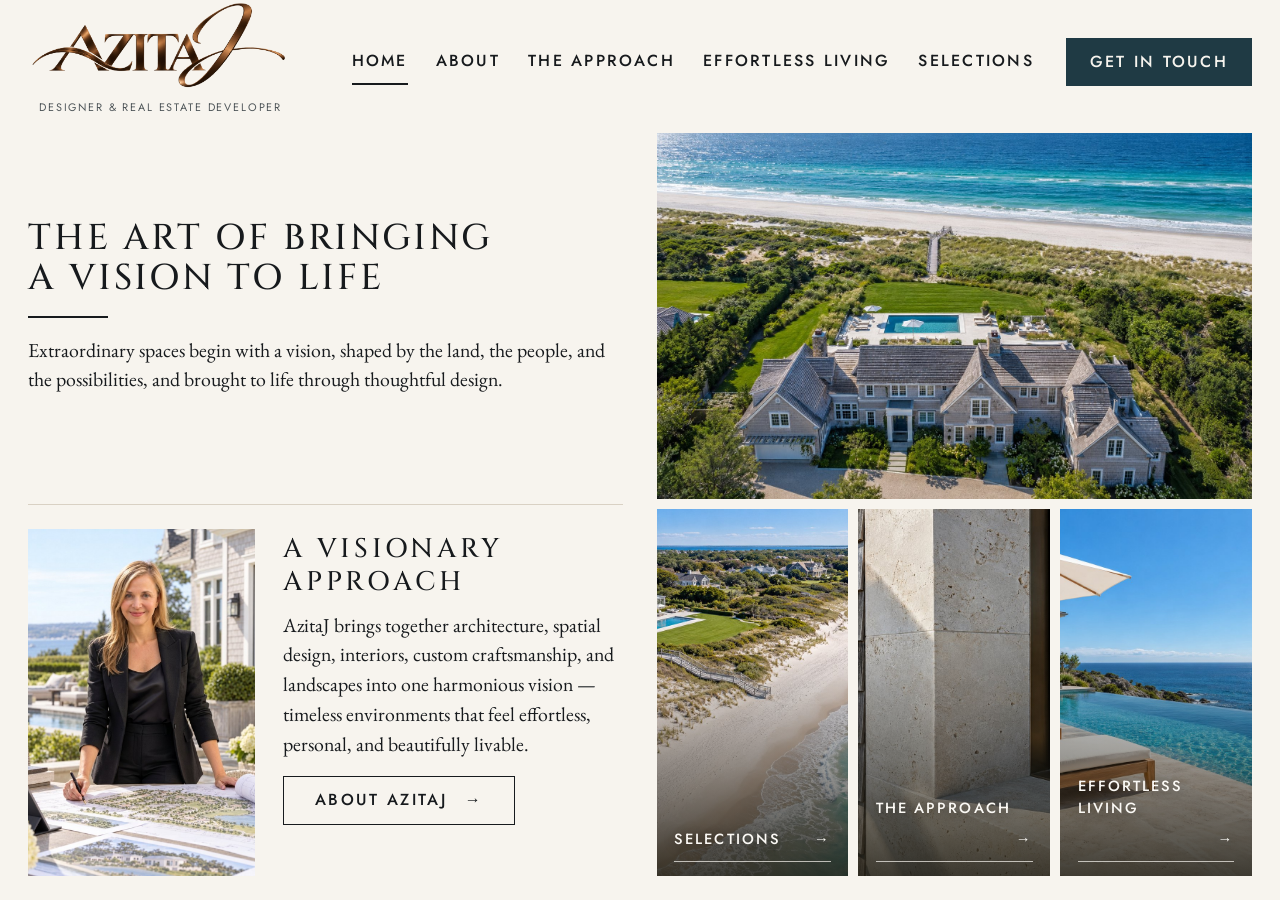
<file: index.html>
<!doctype html>
<html lang="en">
<head>
  <meta charset="utf-8">
  <meta name="viewport" content="width=device-width, initial-scale=1, viewport-fit=cover">
  <title>AzitaJ | Designer &amp; Real Estate Developer</title>
  <meta name="description" content="AzitaJ is a designer and real estate developer with decades of experience crafting luxury residential and commercial properties, blending architectural vision, craftsmanship, and practical design.">
  <link rel="canonical" href="https://azitaj.com/">
  <meta name="application-name" content="AzitaJ">
  <meta name="apple-mobile-web-app-title" content="AzitaJ">
  <meta property="og:site_name" content="AzitaJ">
  <meta property="og:locale" content="en_US">
  <meta property="og:type" content="website">
  <meta property="og:title" content="AzitaJ | Designer &amp; Real Estate Developer">
  <meta property="og:description" content="AzitaJ is a designer and real estate developer with decades of experience crafting luxury residential and commercial properties, blending architectural vision, craftsmanship, and practical design.">
  <meta property="og:url" content="https://azitaj.com/">
  <meta property="og:image" content="https://azitaj.com/assets/img/share-card.jpg">
  <meta property="og:image:width" content="1200">
  <meta property="og:image:height" content="630">
  <meta property="og:image:alt" content="AzitaJ: The art of bringing a vision to life">
  <meta name="twitter:card" content="summary_large_image">
  <link rel="icon" href="favicon.ico" sizes="48x48">
  <link rel="icon" type="image/png" sizes="32x32" href="assets/logo/favicon-32.png?v=20261030">
  <link rel="icon" type="image/png" sizes="192x192" href="assets/logo/favicon-192.png?v=20261111">
  <link rel="apple-touch-icon" href="assets/logo/favicon-180.png?v=20261030">
  <link rel="preconnect" href="https://fonts.googleapis.com">
  <link rel="preconnect" href="https://fonts.gstatic.com" crossorigin>
  <link rel="stylesheet" href="css/theme.css?v=20261030">
  <link rel="stylesheet" href="css/styles.css?v=20261112">
  <script type="application/ld+json">
  {
    "@context": "https://schema.org",
    "@graph": [
      {
        "@type": "WebSite",
        "@id": "https://azitaj.com/#website",
        "url": "https://azitaj.com/",
        "name": "AzitaJ",
        "alternateName": [
          "Azita J",
          "AzitaJ.com"
        ],
        "description": "The official website of AzitaJ, designer and real estate developer.",
        "inLanguage": "en-US",
        "publisher": {
          "@id": "https://azitaj.com/#person"
        }
      },
      {
        "@type": "Person",
        "@id": "https://azitaj.com/#person",
        "name": "AzitaJ",
        "alternateName": "Azita J",
        "jobTitle": "Designer and Real Estate Developer",
        "description": "AzitaJ is a designer and real estate developer with decades of experience crafting luxury residential and commercial properties. Her work blends a distinct architectural vision and custom craftsmanship. Her design approach emphasizes architectural vision, the individual character of each property, craftsmanship, functionality and lasting design.",
        "url": "https://azitaj.com/",
        "email": "info@azitaj.com",
        "telephone": "+1-516-660-9100",
        "knowsAbout": [
          "Interior design",
          "Architectural planning",
          "Real estate development",
          "Property management",
          "Luxury residential properties",
          "Luxury commercial properties"
        ],
        "mainEntityOfPage": "https://azitaj.com/profile"
      },
      {
        "@type": "WebPage",
        "@id": "https://azitaj.com/#webpage",
        "url": "https://azitaj.com/",
        "name": "AzitaJ | Designer & Real Estate Developer",
        "description": "AzitaJ is a designer and real estate developer with decades of experience crafting luxury residential and commercial properties, blending architectural vision, craftsmanship, and practical design.",
        "inLanguage": "en-US",
        "isPartOf": {
          "@id": "https://azitaj.com/#website"
        },
        "about": {
          "@id": "https://azitaj.com/#person"
        }
      }
    ]
  }
  </script>
</head>
<body class="page-home">

  <a class="skip-link" href="#main">Skip to content</a>

  <header class="site-header">
    <div class="wrap header-inner">
      <div class="brand-block">
        <a class="brand brand-image" href="index.html" aria-label="AzitaJ home">
          <img src="assets/logo/azita-j-bronze.png?v=20261030" width="1960" height="700" alt="AzitaJ">
        </a>
        <p class="brand-sub">Designer &amp; Real Estate Developer</p>
      </div>
      <nav class="nav" aria-label="Main">
        <a href="index.html" class="is-current" aria-current="page">Home</a>
        <a href="about.html">About</a>
        <a href="approach.html">The Approach</a>
        <a href="living.html">Effortless Living</a>
        <a href="selections.html">Selections</a>
        <a class="nav-phone" href="tel:+15166609100">516-660-9100</a>
        <a class="nav-cta" href="contact.html">Get In Touch</a>
      </nav>
    </div>
  </header>

  <main id="main" class="home">

    <!-- ============ LEFT: words ============ -->
    <section class="home-words">

      <div class="home-hero">
        <h1 class="home-title">The Art of Bringing a Vision to Life</h1>
        <span class="home-rule" aria-hidden="true"></span>
        <p class="home-intro">
          Extraordinary spaces begin with a vision, shaped by the land, the people,
          and the possibilities, and brought to life through thoughtful design.
        </p>
      </div>

      <div class="home-visionary" aria-labelledby="visionary-title">
        <a class="home-portrait" href="about.html" aria-label="About AzitaJ">
          <img src="assets/img/azita-portrait.jpg" width="922" height="1152"
               alt="AzitaJ reviewing site plans on a terrace overlooking the water">
        </a>
        <div class="home-visionary-text">
          <h2 class="home-subtitle" id="visionary-title">A Visionary Approach</h2>
          <p>
            AzitaJ brings together architecture, spatial design, interiors, custom craftsmanship,
            and landscapes into one harmonious vision &mdash; timeless environments that feel
            effortless, personal, and beautifully livable.
          </p>
          <a class="btn" href="about.html">About AzitaJ <span class="arrow" aria-hidden="true">&rarr;</span></a>
        </div>
      </div>

    </section>

    <!-- ============ RIGHT: pictures ============ -->
    <section class="home-pictures" aria-label="Explore">

      <a class="home-feature" href="selections.html" aria-label="Selections">
        <img src="assets/img/banner-about-estate.jpg" width="1536" height="1024"
             alt="Aerial view of a shingle-style oceanfront estate with a pool and a boardwalk to the beach">
      </a>

      <nav class="tiles" aria-label="Pages">
        <a class="tile" href="selections.html">
          <img src="assets/img/tile-residences-aerial.jpg?v=20261027" width="1536" height="1024" alt="Aerial view of a shingle-style estate with a pool above a long white-sand beach">
          <span class="tile-label">Selections <span class="arrow" aria-hidden="true">&rarr;</span></span>
        </a>
        <a class="tile" href="approach.html">
          <img src="assets/img/tile-approach-materials.jpg?v=20261027" width="1536" height="1024" alt="Cedar shingles, limestone and a bronze window frame with the ocean beyond">
          <span class="tile-label">The Approach <span class="arrow" aria-hidden="true">&rarr;</span></span>
        </a>
        <a class="tile" href="living.html">
          <img src="assets/img/tile-living-pool.jpg?v=20261027" width="1536" height="1024" alt="Infinity pool, white umbrella and teak loungers on a terrace above the ocean">
          <span class="tile-label">Effortless Living <span class="arrow" aria-hidden="true">&rarr;</span></span>
        </a>
      </nav>

    </section>

  </main>

  <script src="js/main.js?v=20261029"></script>
</body>
</html>
</file>
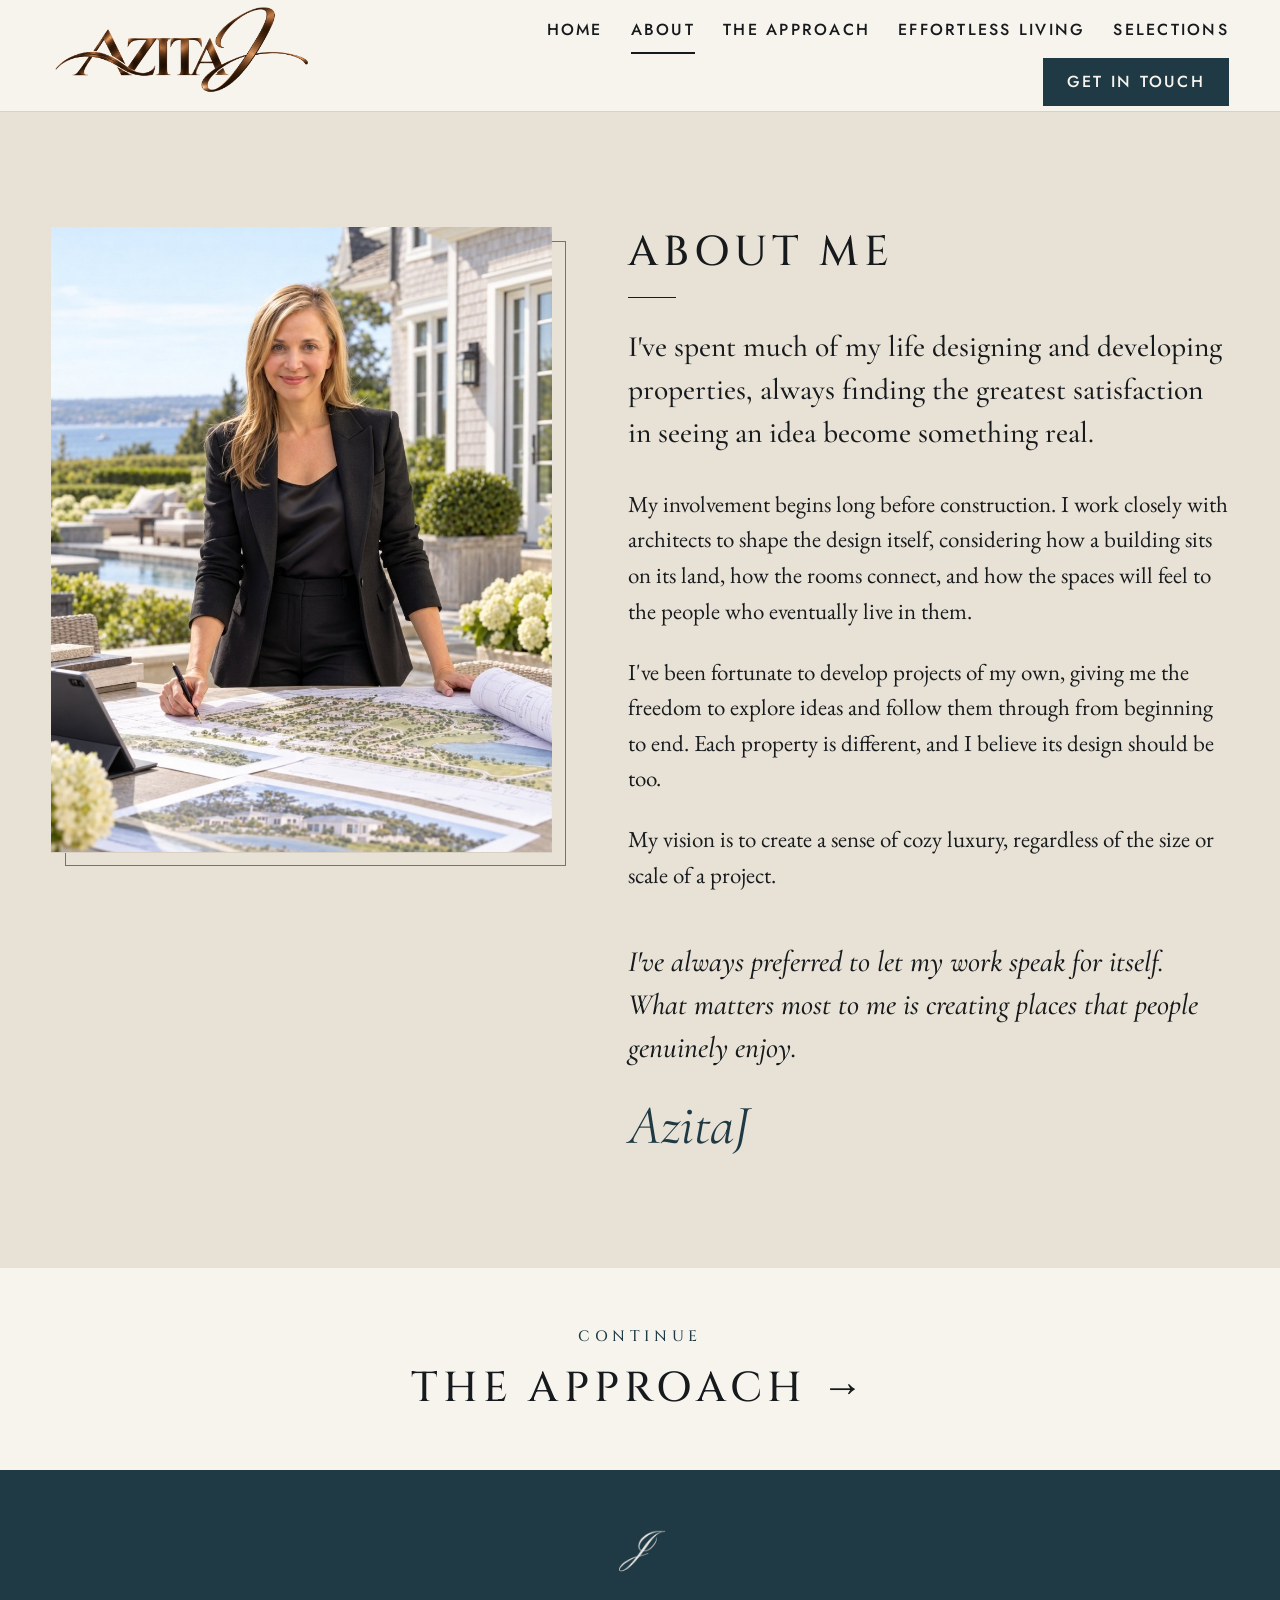
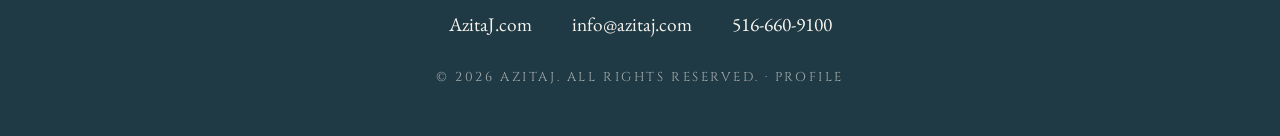
<file: about.html>
<!doctype html>
<html lang="en">
<head>
  <meta charset="utf-8">
  <meta name="viewport" content="width=device-width, initial-scale=1, viewport-fit=cover">
  <title>About AzitaJ | Design &amp; Development</title>
  <meta name="description" content="About AzitaJ, a designer and real estate developer who shapes each property from the first idea to the finished space.">
  <link rel="canonical" href="https://azitaj.com/about.html">
  <meta name="application-name" content="AzitaJ">
  <meta name="apple-mobile-web-app-title" content="AzitaJ">
  <meta property="og:site_name" content="AzitaJ">
  <meta property="og:locale" content="en_US">
  <meta property="og:type" content="website">
  <meta property="og:title" content="About AzitaJ | Design &amp; Development">
  <meta property="og:description" content="About AzitaJ, a designer and real estate developer who shapes each property from the first idea to the finished space.">
  <meta property="og:url" content="https://azitaj.com/about.html">
  <meta property="og:image" content="https://azitaj.com/assets/img/share-card.jpg">
  <meta property="og:image:width" content="1200">
  <meta property="og:image:height" content="630">
  <meta property="og:image:alt" content="AzitaJ: The art of bringing a vision to life">
  <meta name="twitter:card" content="summary_large_image">
  <link rel="icon" href="favicon.ico" sizes="48x48">
  <link rel="icon" type="image/png" sizes="32x32" href="assets/logo/favicon-32.png?v=20261030">
  <link rel="icon" type="image/png" sizes="192x192" href="assets/logo/favicon-192.png?v=20261111">
  <link rel="apple-touch-icon" href="assets/logo/favicon-180.png?v=20261030">
  <link rel="preconnect" href="https://fonts.googleapis.com">
  <link rel="preconnect" href="https://fonts.gstatic.com" crossorigin>
  <link rel="stylesheet" href="css/theme.css?v=20261030">
  <link rel="stylesheet" href="css/styles.css?v=20261112">
  <script type="application/ld+json">
  {
    "@context": "https://schema.org",
    "@graph": [
      {
        "@type": "WebSite",
        "@id": "https://azitaj.com/#website",
        "url": "https://azitaj.com/",
        "name": "AzitaJ",
        "alternateName": [
          "Azita J",
          "AzitaJ.com"
        ],
        "description": "The official website of AzitaJ, designer and real estate developer.",
        "inLanguage": "en-US",
        "publisher": {
          "@id": "https://azitaj.com/#person"
        }
      },
      {
        "@type": "Person",
        "@id": "https://azitaj.com/#person",
        "name": "AzitaJ",
        "alternateName": "Azita J",
        "jobTitle": "Designer and Real Estate Developer",
        "description": "AzitaJ is a designer and real estate developer with decades of experience crafting luxury residential and commercial properties. Her work blends a distinct architectural vision and custom craftsmanship. Her design approach emphasizes architectural vision, the individual character of each property, craftsmanship, functionality and lasting design.",
        "url": "https://azitaj.com/",
        "email": "info@azitaj.com",
        "telephone": "+1-516-660-9100",
        "knowsAbout": [
          "Interior design",
          "Architectural planning",
          "Real estate development",
          "Property management",
          "Luxury residential properties",
          "Luxury commercial properties"
        ],
        "mainEntityOfPage": "https://azitaj.com/profile"
      },
      {
        "@type": "AboutPage",
        "@id": "https://azitaj.com/about.html#webpage",
        "url": "https://azitaj.com/about.html",
        "name": "About AzitaJ | Design & Development",
        "description": "About AzitaJ, a designer and real estate developer who shapes each property from the first idea to the finished space.",
        "inLanguage": "en-US",
        "isPartOf": {
          "@id": "https://azitaj.com/#website"
        },
        "about": {
          "@id": "https://azitaj.com/#person"
        }
      }
    ]
  }
  </script>
</head>
<body class="page-inner">
  <a class="skip-link" href="#main">Skip to content</a>
  <header class="site-header">
    <div class="wrap header-inner">
      <a class="brand brand-image" href="index.html" aria-label="AzitaJ home">
        <img src="assets/logo/azita-j-bronze.png?v=20261030" width="1960" height="700" alt="AzitaJ">
      </a>
      <nav class="nav" aria-label="Main">
        <a href="index.html">Home</a>
        <a href="about.html" class="is-current" aria-current="page">About</a>
        <a href="approach.html">The Approach</a>
        <a href="living.html">Effortless Living</a>
        <a href="selections.html">Selections</a>
        <a class="nav-phone" href="tel:+15166609100">516-660-9100</a>
        <a class="nav-cta" href="contact.html">Get In Touch</a>
      </nav>
    </div>
  </header>
  <main id="main">
    <section class="section about" id="about">
      <div class="wrap about-grid">
        <figure class="portrait">
          <img src="assets/img/azita-portrait.jpg" width="922" height="1152"
               alt="AzitaJ reviewing site plans on a terrace overlooking the water" loading="lazy">
        </figure>
        <div class="about-text">
          <h1 class="eyebrow-title">About Me</h1>
          <span class="short-rule" aria-hidden="true"></span>
          <p class="lead">
            I've spent much of my life designing and developing properties, always finding
            the greatest satisfaction in seeing an idea become something real.
          </p>
          <p>
            My involvement begins long before construction. I work closely with architects
            to shape the design itself, considering how a building sits on its land, how the
            rooms connect, and how the spaces will feel to the people who eventually live in them.
          </p>
          <p>
            I've been fortunate to develop projects of my own, giving me the freedom to explore
            ideas and follow them through from beginning to end. Each property is different,
            and I believe its design should be too.
          </p>
          <p>
            My vision is to create a sense of cozy luxury, regardless of the size or scale
            of a project.
          </p>
          <p class="closing-line">
            I've always preferred to let my work speak for itself. What matters most to me
            is creating places that people genuinely enjoy.
          </p>
          <p class="signature">AzitaJ</p>
        </div>
      </div>
    </section>

    <nav class="page-next" aria-label="Continue">
      <div class="wrap">
        <a class="page-next-link" href="approach.html">
          <span class="kicker">Continue</span>
          <span class="page-next-title">The Approach <span class="arrow" aria-hidden="true">&rarr;</span></span>
        </a>
      </div>
    </nav>
  </main>

  <!-- ============ FOOTER ============ -->
  <footer class="site-footer">
    <div class="wrap footer-inner">
      <img class="footer-mark" src="assets/logo/monogram-j.png?v=20261030" width="600" height="600" alt="" loading="lazy">
      <ul class="footer-contact">
        <li>AzitaJ.com</li>
        <li><a href="mailto:info@azitaj.com">info@azitaj.com</a></li>
        <li><a href="tel:+15166609100">516-660-9100</a></li>
      </ul>
      <p class="footer-legal">&copy; <span id="year">2026</span> AzitaJ. All rights reserved. &middot; <a href="profile.html">Profile</a></p>
    </div>
  </footer>

  <script src="js/main.js?v=20261029"></script>
</body>
</html>
</file>
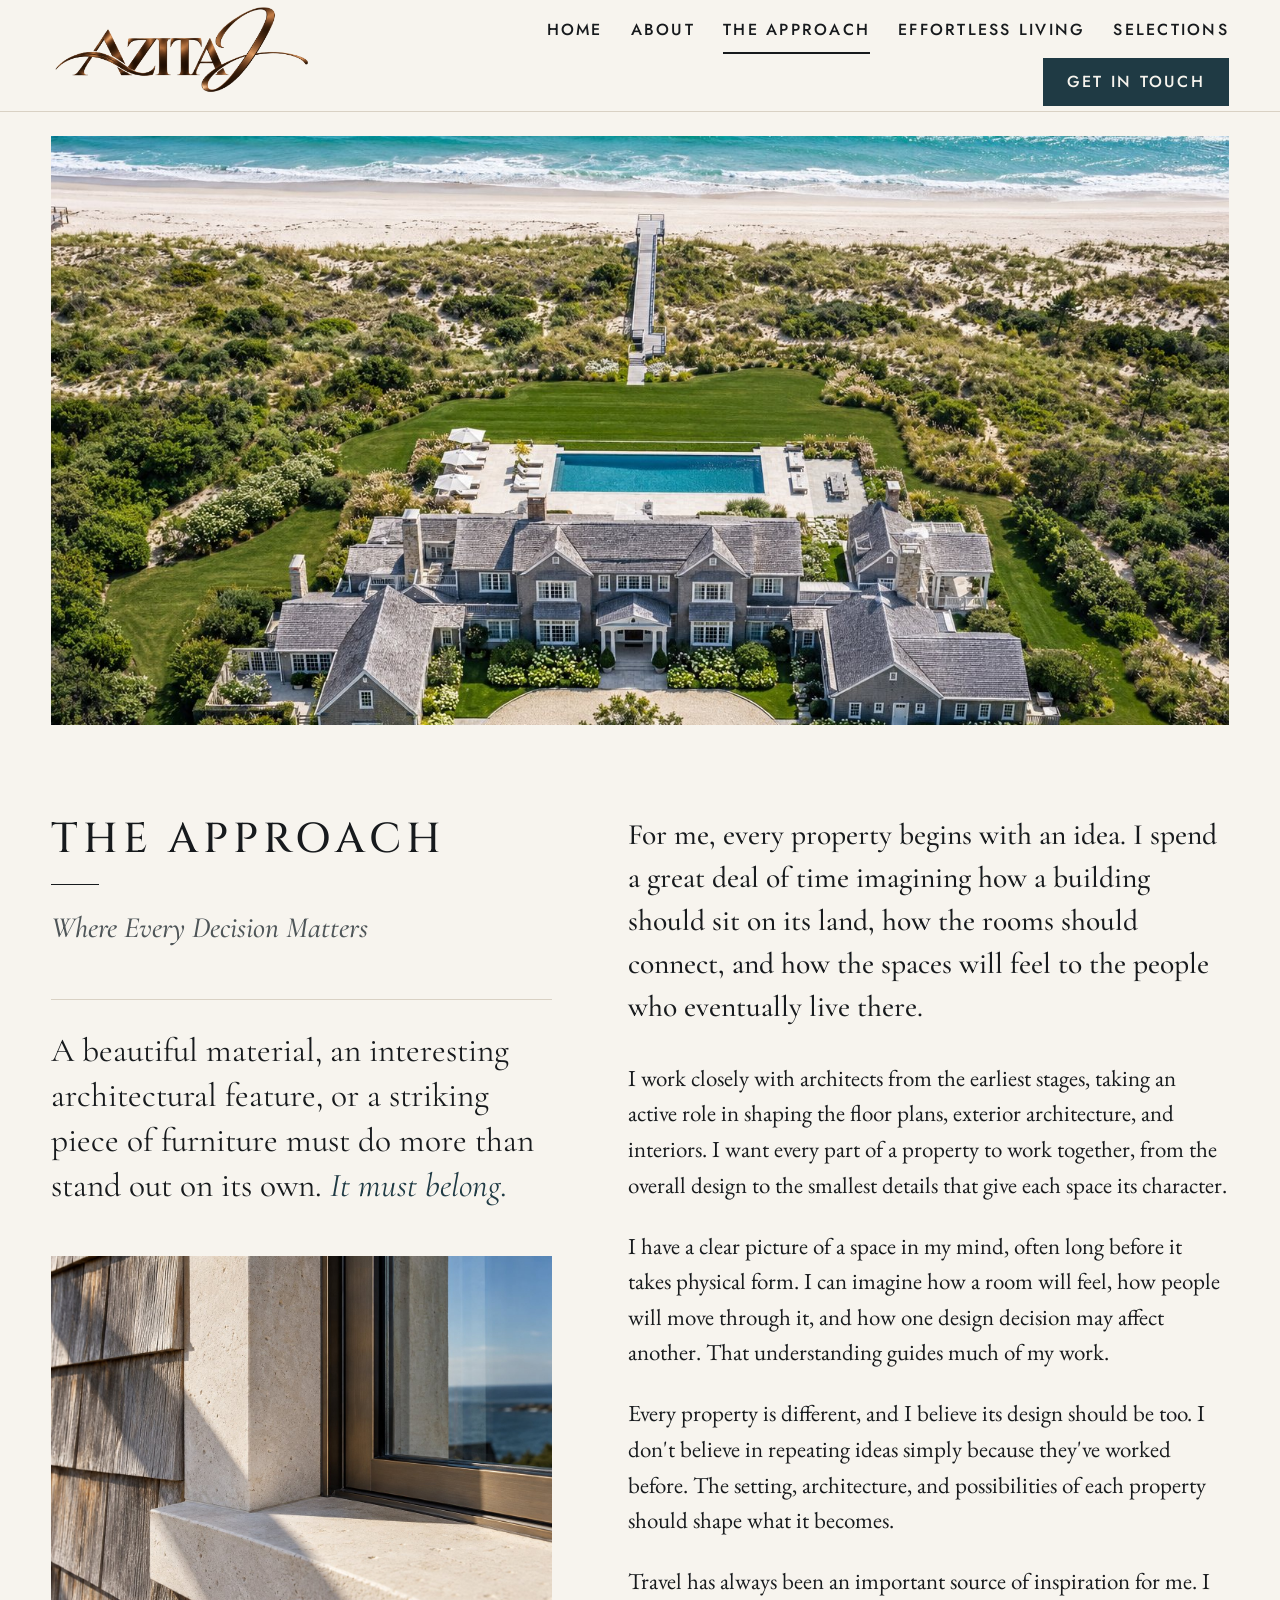
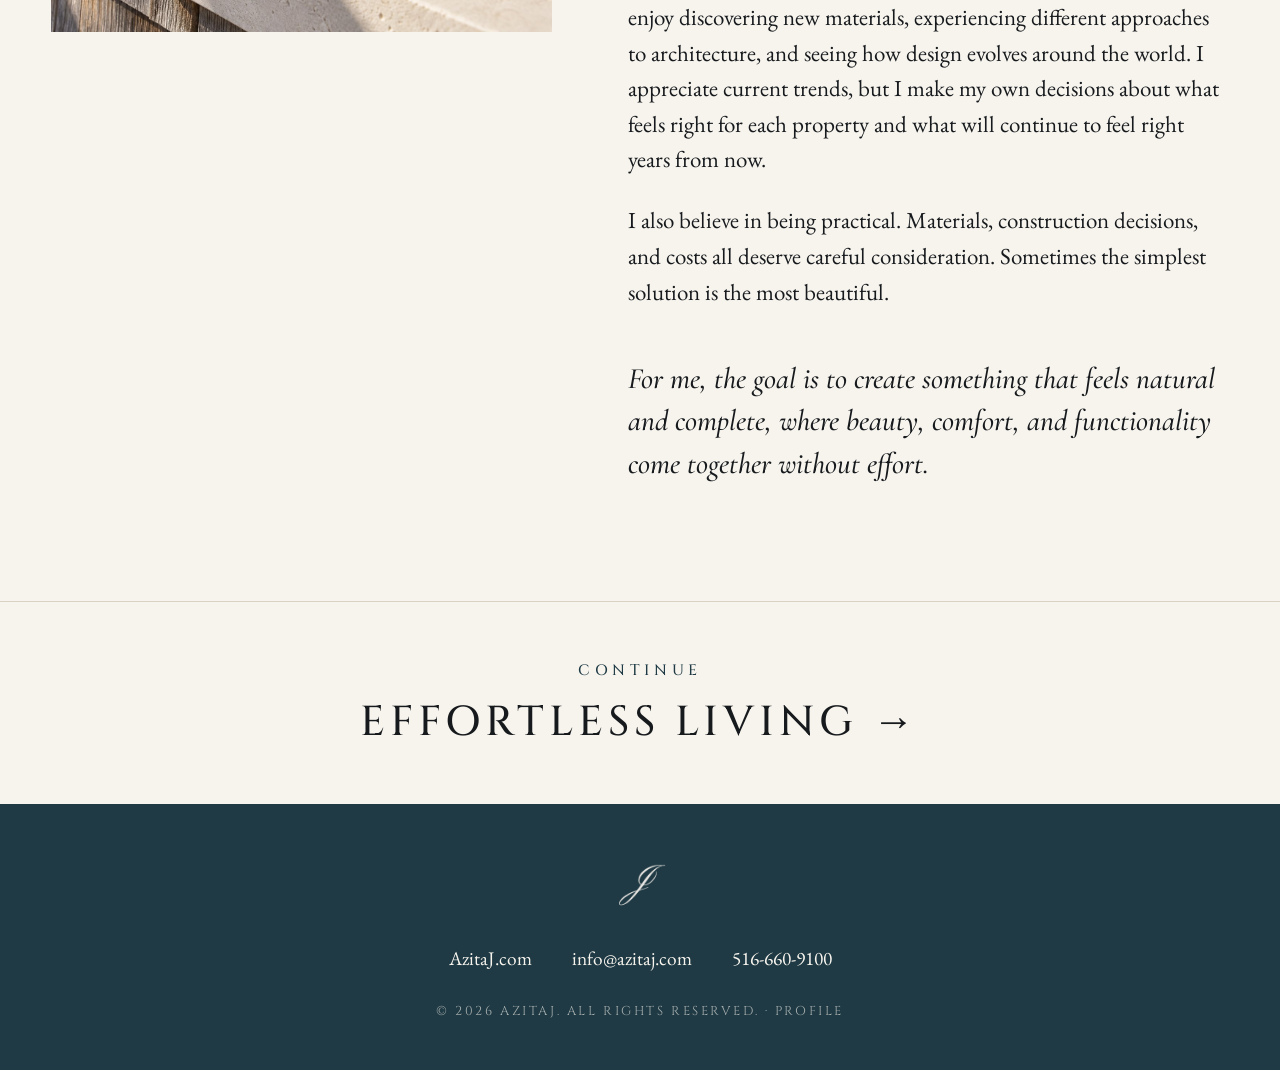
<file: approach.html>
<!doctype html>
<html lang="en">
<head>
  <meta charset="utf-8">
  <meta name="viewport" content="width=device-width, initial-scale=1, viewport-fit=cover">
  <title>The Approach | AzitaJ</title>
  <meta name="description" content="How AzitaJ shapes each property, working closely with architects on a building&#x27;s placement, floor plans, exterior architecture and interiors.">
  <link rel="canonical" href="https://azitaj.com/approach.html">
  <meta name="application-name" content="AzitaJ">
  <meta name="apple-mobile-web-app-title" content="AzitaJ">
  <meta property="og:site_name" content="AzitaJ">
  <meta property="og:locale" content="en_US">
  <meta property="og:type" content="website">
  <meta property="og:title" content="The Approach | AzitaJ">
  <meta property="og:description" content="How AzitaJ shapes each property, working closely with architects on a building&#x27;s placement, floor plans, exterior architecture and interiors.">
  <meta property="og:url" content="https://azitaj.com/approach.html">
  <meta property="og:image" content="https://azitaj.com/assets/img/share-card.jpg">
  <meta property="og:image:width" content="1200">
  <meta property="og:image:height" content="630">
  <meta property="og:image:alt" content="AzitaJ: The art of bringing a vision to life">
  <meta name="twitter:card" content="summary_large_image">
  <link rel="icon" href="favicon.ico" sizes="48x48">
  <link rel="icon" type="image/png" sizes="32x32" href="assets/logo/favicon-32.png?v=20261030">
  <link rel="icon" type="image/png" sizes="192x192" href="assets/logo/favicon-192.png?v=20261111">
  <link rel="apple-touch-icon" href="assets/logo/favicon-180.png?v=20261030">
  <link rel="preconnect" href="https://fonts.googleapis.com">
  <link rel="preconnect" href="https://fonts.gstatic.com" crossorigin>
  <link rel="stylesheet" href="css/theme.css?v=20261030">
  <link rel="stylesheet" href="css/styles.css?v=20261112">
  <script type="application/ld+json">
  {
    "@context": "https://schema.org",
    "@graph": [
      {
        "@type": "WebSite",
        "@id": "https://azitaj.com/#website",
        "url": "https://azitaj.com/",
        "name": "AzitaJ",
        "alternateName": [
          "Azita J",
          "AzitaJ.com"
        ],
        "description": "The official website of AzitaJ, designer and real estate developer.",
        "inLanguage": "en-US",
        "publisher": {
          "@id": "https://azitaj.com/#person"
        }
      },
      {
        "@type": "Person",
        "@id": "https://azitaj.com/#person",
        "name": "AzitaJ",
        "alternateName": "Azita J",
        "jobTitle": "Designer and Real Estate Developer",
        "description": "AzitaJ is a designer and real estate developer with decades of experience crafting luxury residential and commercial properties. Her work blends a distinct architectural vision and custom craftsmanship. Her design approach emphasizes architectural vision, the individual character of each property, craftsmanship, functionality and lasting design.",
        "url": "https://azitaj.com/",
        "email": "info@azitaj.com",
        "telephone": "+1-516-660-9100",
        "knowsAbout": [
          "Interior design",
          "Architectural planning",
          "Real estate development",
          "Property management",
          "Luxury residential properties",
          "Luxury commercial properties"
        ],
        "mainEntityOfPage": "https://azitaj.com/profile"
      },
      {
        "@type": "WebPage",
        "@id": "https://azitaj.com/approach.html#webpage",
        "url": "https://azitaj.com/approach.html",
        "name": "The Approach | AzitaJ",
        "description": "How AzitaJ shapes each property, working closely with architects on a building's placement, floor plans, exterior architecture and interiors.",
        "inLanguage": "en-US",
        "isPartOf": {
          "@id": "https://azitaj.com/#website"
        },
        "about": {
          "@id": "https://azitaj.com/#person"
        }
      }
    ]
  }
  </script>
</head>
<body class="page-inner">
  <a class="skip-link" href="#main">Skip to content</a>
  <header class="site-header">
    <div class="wrap header-inner">
      <a class="brand brand-image" href="index.html" aria-label="AzitaJ home">
        <img src="assets/logo/azita-j-bronze.png?v=20261030" width="1960" height="700" alt="AzitaJ">
      </a>
      <nav class="nav" aria-label="Main">
        <a href="index.html">Home</a>
        <a href="about.html">About</a>
        <a href="approach.html" class="is-current" aria-current="page">The Approach</a>
        <a href="living.html">Effortless Living</a>
        <a href="selections.html">Selections</a>
        <a class="nav-phone" href="tel:+15166609100">516-660-9100</a>
        <a class="nav-cta" href="contact.html">Get In Touch</a>
      </nav>
    </div>
  </header>
  <main id="main">
    <figure class="page-banner">
      <img src="assets/img/banner-approach-site.jpg?v=20261027" width="1536" height="1024"
           alt="A shingle-style estate set into the dunes, with gardens and a pool facing the ocean">
    </figure>

    <section class="section approach" id="approach">
      <div class="wrap approach-grid">
        <header class="approach-head">
          <h1 class="eyebrow-title">The Approach</h1>
          <span class="short-rule" aria-hidden="true"></span>
          <p class="subtitle">Where Every Decision Matters</p>
          <blockquote class="pull-quote">
            A beautiful material, an interesting architectural feature, or a striking piece
            of furniture must do more than stand out on its own. <em>It must belong.</em>
          </blockquote>
          <figure class="approach-detail">
            <img src="assets/img/approach-detail.jpg?v=20261027" width="1536" height="1024"
                 alt="Weathered cedar shingles meeting a limestone surround and bronze window frame" loading="lazy">
          </figure>
        </header>
        <div class="approach-text">
          <p class="lead">
            For me, every property begins with an idea. I spend a great deal of time imagining
            how a building should sit on its land, how the rooms should connect, and how the
            spaces will feel to the people who eventually live there.
          </p>
          <p>
            I work closely with architects from the earliest stages, taking an active role in
            shaping the floor plans, exterior architecture, and interiors. I want every part of
            a property to work together, from the overall design to the smallest details that
            give each space its character.
          </p>
          <p>
            I have a clear picture of a space in my mind, often long before it takes physical
            form. I can imagine how a room will feel, how people will move through it, and how
            one design decision may affect another. That understanding guides much of my work.
          </p>
          <p>
            Every property is different, and I believe its design should be too. I don't believe
            in repeating ideas simply because they've worked before. The setting, architecture,
            and possibilities of each property should shape what it becomes.
          </p>
          <p>
            Travel has always been an important source of inspiration for me. I enjoy discovering
            new materials, experiencing different approaches to architecture, and seeing how
            design evolves around the world. I appreciate current trends, but I make my own
            decisions about what feels right for each property and what will continue to feel
            right years from now.
          </p>
          <p>
            I also believe in being practical. Materials, construction decisions, and costs all
            deserve careful consideration. Sometimes the simplest solution is the most beautiful.
          </p>
          <p class="closing-line">
            For me, the goal is to create something that feels natural and complete, where
            beauty, comfort, and functionality come together without effort.
          </p>
        </div>
      </div>
    </section>

    <nav class="page-next" aria-label="Continue">
      <div class="wrap">
        <a class="page-next-link" href="living.html">
          <span class="kicker">Continue</span>
          <span class="page-next-title">Effortless Living <span class="arrow" aria-hidden="true">&rarr;</span></span>
        </a>
      </div>
    </nav>
  </main>

  <!-- ============ FOOTER ============ -->
  <footer class="site-footer">
    <div class="wrap footer-inner">
      <img class="footer-mark" src="assets/logo/monogram-j.png?v=20261030" width="600" height="600" alt="" loading="lazy">
      <ul class="footer-contact">
        <li>AzitaJ.com</li>
        <li><a href="mailto:info@azitaj.com">info@azitaj.com</a></li>
        <li><a href="tel:+15166609100">516-660-9100</a></li>
      </ul>
      <p class="footer-legal">&copy; <span id="year">2026</span> AzitaJ. All rights reserved. &middot; <a href="profile.html">Profile</a></p>
    </div>
  </footer>

  <script src="js/main.js?v=20261029"></script>
</body>
</html>
</file>
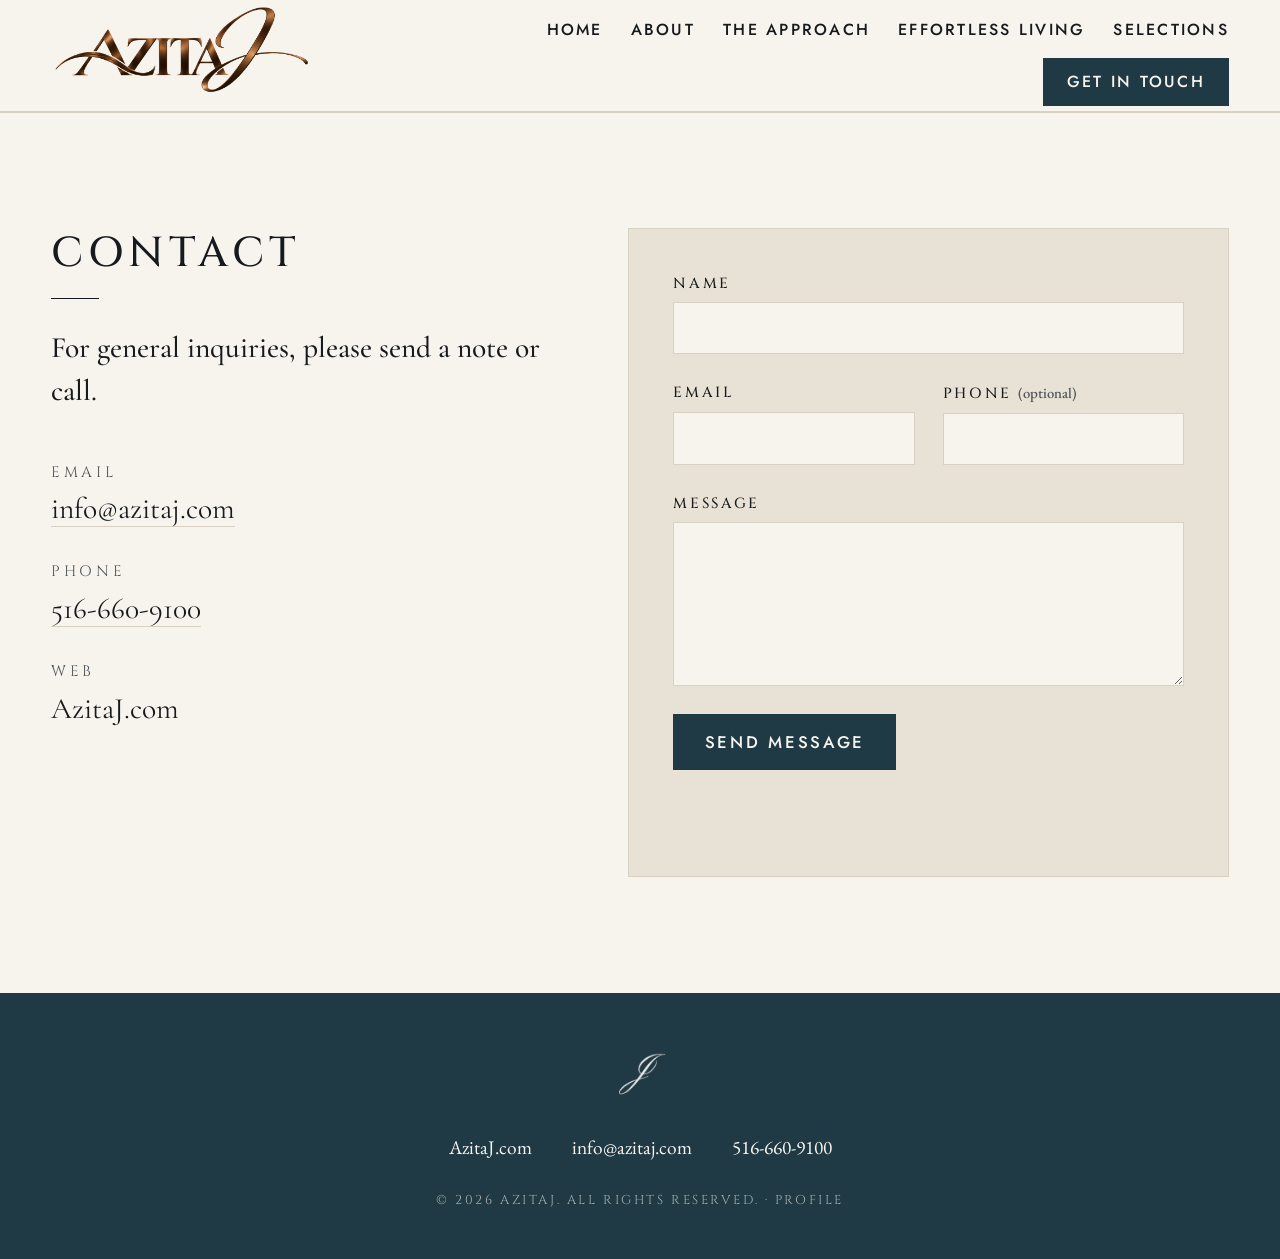
<file: contact.html>
<!doctype html>
<html lang="en">
<head>
  <meta charset="utf-8">
  <meta name="viewport" content="width=device-width, initial-scale=1, viewport-fit=cover">
  <title>Contact | AzitaJ</title>
  <meta name="description" content="For general inquiries, contact AzitaJ by email or telephone.">
  <link rel="canonical" href="https://azitaj.com/contact.html">
  <meta name="application-name" content="AzitaJ">
  <meta name="apple-mobile-web-app-title" content="AzitaJ">
  <meta property="og:site_name" content="AzitaJ">
  <meta property="og:locale" content="en_US">
  <meta property="og:type" content="website">
  <meta property="og:title" content="Contact | AzitaJ">
  <meta property="og:description" content="For general inquiries, contact AzitaJ by email or telephone.">
  <meta property="og:url" content="https://azitaj.com/contact.html">
  <meta property="og:image" content="https://azitaj.com/assets/img/share-card.jpg">
  <meta property="og:image:width" content="1200">
  <meta property="og:image:height" content="630">
  <meta property="og:image:alt" content="AzitaJ: The art of bringing a vision to life">
  <meta name="twitter:card" content="summary_large_image">
  <link rel="icon" href="favicon.ico" sizes="48x48">
  <link rel="icon" type="image/png" sizes="32x32" href="assets/logo/favicon-32.png?v=20261030">
  <link rel="icon" type="image/png" sizes="192x192" href="assets/logo/favicon-192.png?v=20261111">
  <link rel="apple-touch-icon" href="assets/logo/favicon-180.png?v=20261030">
  <link rel="preconnect" href="https://fonts.googleapis.com">
  <link rel="preconnect" href="https://fonts.gstatic.com" crossorigin>
  <link rel="stylesheet" href="css/theme.css?v=20261030">
  <link rel="stylesheet" href="css/styles.css?v=20261112">
  <script type="application/ld+json">
  {
    "@context": "https://schema.org",
    "@graph": [
      {
        "@type": "WebSite",
        "@id": "https://azitaj.com/#website",
        "url": "https://azitaj.com/",
        "name": "AzitaJ",
        "alternateName": [
          "Azita J",
          "AzitaJ.com"
        ],
        "description": "The official website of AzitaJ, designer and real estate developer.",
        "inLanguage": "en-US",
        "publisher": {
          "@id": "https://azitaj.com/#person"
        }
      },
      {
        "@type": "Person",
        "@id": "https://azitaj.com/#person",
        "name": "AzitaJ",
        "alternateName": "Azita J",
        "jobTitle": "Designer and Real Estate Developer",
        "description": "AzitaJ is a designer and real estate developer with decades of experience crafting luxury residential and commercial properties. Her work blends a distinct architectural vision and custom craftsmanship. Her design approach emphasizes architectural vision, the individual character of each property, craftsmanship, functionality and lasting design.",
        "url": "https://azitaj.com/",
        "email": "info@azitaj.com",
        "telephone": "+1-516-660-9100",
        "knowsAbout": [
          "Interior design",
          "Architectural planning",
          "Real estate development",
          "Property management",
          "Luxury residential properties",
          "Luxury commercial properties"
        ],
        "mainEntityOfPage": "https://azitaj.com/profile"
      },
      {
        "@type": "ContactPage",
        "@id": "https://azitaj.com/contact.html#webpage",
        "url": "https://azitaj.com/contact.html",
        "name": "Contact | AzitaJ",
        "description": "For general inquiries, contact AzitaJ by email or telephone.",
        "inLanguage": "en-US",
        "isPartOf": {
          "@id": "https://azitaj.com/#website"
        },
        "about": {
          "@id": "https://azitaj.com/#person"
        }
      }
    ]
  }
  </script>
</head>
<body class="page-inner">
  <a class="skip-link" href="#main">Skip to content</a>
  <header class="site-header">
    <div class="wrap header-inner">
      <a class="brand brand-image" href="index.html" aria-label="AzitaJ home">
        <img src="assets/logo/azita-j-bronze.png?v=20261030" width="1960" height="700" alt="AzitaJ">
      </a>
      <nav class="nav" aria-label="Main">
        <a href="index.html">Home</a>
        <a href="about.html">About</a>
        <a href="approach.html">The Approach</a>
        <a href="living.html">Effortless Living</a>
        <a href="selections.html">Selections</a>
        <a class="nav-phone" href="tel:+15166609100">516-660-9100</a>
        <a class="nav-cta" href="contact.html">Get In Touch</a>
      </nav>
    </div>
  </header>
  <main id="main">
    <section class="section contact" id="contact">
      <div class="wrap contact-grid">
        <div class="contact-intro">
          <h1 class="eyebrow-title">Contact</h1>
          <span class="short-rule" aria-hidden="true"></span>
          <p class="lead">
            For general inquiries, please send a note or call.
          </p>
          <dl class="contact-list">
            <div>
              <dt>Email</dt>
              <dd><a href="mailto:info@azitaj.com">info@azitaj.com</a></dd>
            </div>
            <div>
              <dt>Phone</dt>
              <dd><a href="tel:+15166609100">516-660-9100</a></dd>
            </div>
            <div>
              <dt>Web</dt>
              <dd>AzitaJ.com</dd>
            </div>
          </dl>
        </div>

        <!--
          INQUIRY FORM
          Sends through Formspree (form mkjrnzoe). Submissions go to the email
          address on the Formspree account for this form (set to info@azitaj.com).
        -->
        <form class="inquiry" id="inquiry-form" action="https://formspree.io/f/mkjrnzoe" method="POST" novalidate>
          <input type="hidden" name="_subject" value="New website inquiry from azitaj.com">
          <div class="field">
            <label for="f-name">Name</label>
            <input id="f-name" name="name" type="text" autocomplete="name" required>
          </div>
          <div class="field-row">
            <div class="field">
              <label for="f-email">Email</label>
              <input id="f-email" name="email" type="email" autocomplete="email" required>
            </div>
            <div class="field">
              <label for="f-phone">Phone <span class="optional">(optional)</span></label>
              <input id="f-phone" name="phone" type="tel" autocomplete="tel">
            </div>
          </div>
          <div class="field">
            <label for="f-message">Message</label>
            <textarea id="f-message" name="message" rows="5"></textarea>
          </div>
          <input type="text" name="_gotcha" class="hp" tabindex="-1" autocomplete="off" aria-hidden="true">
          <button class="btn btn-solid" type="submit">Send Message</button>
          <p class="form-status" id="form-status" role="status" aria-live="polite"></p>
        </form>
      </div>
    </section>
  </main>

  <!-- ============ FOOTER ============ -->
  <footer class="site-footer">
    <div class="wrap footer-inner">
      <img class="footer-mark" src="assets/logo/monogram-j.png?v=20261030" width="600" height="600" alt="" loading="lazy">
      <ul class="footer-contact">
        <li>AzitaJ.com</li>
        <li><a href="mailto:info@azitaj.com">info@azitaj.com</a></li>
        <li><a href="tel:+15166609100">516-660-9100</a></li>
      </ul>
      <p class="footer-legal">&copy; <span id="year">2026</span> AzitaJ. All rights reserved. &middot; <a href="profile.html">Profile</a></p>
    </div>
  </footer>

  <script src="js/main.js?v=20261029"></script>
</body>
</html>
</file>
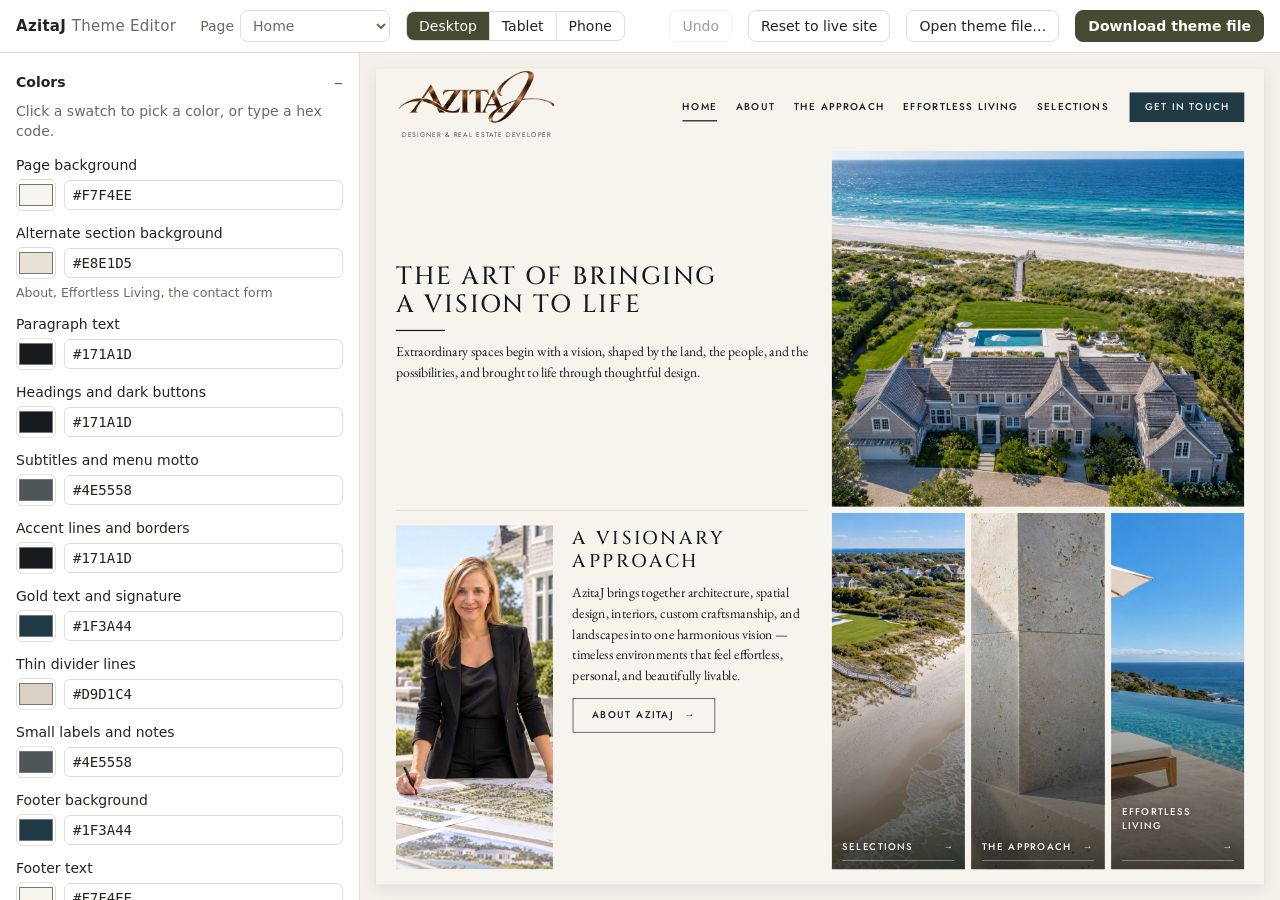
<file: editor.html>
<!doctype html>
<html lang="en">
<head>
  <meta charset="utf-8">
  <meta name="viewport" content="width=device-width, initial-scale=1">
  <meta name="robots" content="noindex, nofollow">
  <title>Theme Editor | AzitaJ</title>
  <link rel="icon" type="image/png" sizes="32x32" href="assets/logo/favicon-32.png">
  <style>
    :root {
      --bg: #F4F1EB; --panel: #FFFFFF; --ink: #23241D; --soft: #6B6A60; --line: #E3DED3;
      --accent: #464A33; --accent-ink: #FFFFFF; --warn-bg: #FBEFD9; --warn: #8A5A12; --ok: #3D6B3A;
      --ui: system-ui, -apple-system, "Segoe UI", Roboto, Arial, sans-serif;
      color-scheme: light;
    }
    * { box-sizing: border-box; }
    html, body { height: 100%; margin: 0; }
    body { font-family: var(--ui); font-size: 14px; color: var(--ink); background: var(--bg); display: grid; grid-template-rows: auto 1fr; }
    button, select, input { font: inherit; color: inherit; }
    :focus-visible { outline: 2px solid #B48C4E; outline-offset: 2px; }

    /* Top bar */
    .bar { display: flex; flex-wrap: wrap; align-items: center; gap: 10px 16px; padding: 10px 16px; background: var(--panel); border-bottom: 1px solid var(--line); }
    .bar h1 { font-size: 15px; margin: 0 8px 0 0; font-weight: 600; letter-spacing: .02em; }
    .bar h1 span { color: var(--soft); font-weight: 400; }
    .seg { display: inline-flex; border: 1px solid var(--line); border-radius: 8px; overflow: hidden; }
    .seg button { border: 0; background: transparent; padding: 6px 12px; cursor: pointer; }
    .seg button + button { border-left: 1px solid var(--line); }
    .seg button[aria-pressed="true"] { background: var(--accent); color: var(--accent-ink); }
    .bar label.inline { display: inline-flex; align-items: center; gap: 6px; color: var(--soft); }
    .bar select { padding: 6px 8px; border: 1px solid var(--line); border-radius: 8px; background: #fff; }
    .spacer { flex: 1; }
    .btn { border: 1px solid var(--line); background: #fff; border-radius: 8px; padding: 7px 12px; cursor: pointer; white-space: nowrap; }
    .btn:hover { border-color: #C9C2B3; }
    .btn:disabled { opacity: .45; cursor: default; }
    .btn.primary { background: var(--accent); border-color: var(--accent); color: var(--accent-ink); font-weight: 600; }
    .btn.primary:hover { background: #33361f; }

    /* Layout */
    .main { display: grid; grid-template-columns: 360px minmax(0, 1fr); min-height: 0; }
    .controls { overflow-y: auto; background: var(--panel); border-right: 1px solid var(--line); padding: 4px 0 40px; }
    .preview-wrap { position: relative; overflow: hidden; display: grid; place-items: start center; padding: 16px; }
    .stage { position: relative; background: #fff; box-shadow: 0 1px 2px rgba(0,0,0,.06), 0 8px 24px rgba(0,0,0,.08); transform-origin: top left; }
    .stage iframe { display: block; border: 0; width: 100%; height: 100%; background: #fff; }
    .note { margin: 12px 16px 0; padding: 10px 12px; border-radius: 8px; background: var(--warn-bg); color: var(--warn); line-height: 1.45; }
    .note[hidden] { display: none; }
    .note button { margin-left: 6px; }

    /* Groups */
    details { border-bottom: 1px solid var(--line); }
    summary { list-style: none; cursor: pointer; padding: 14px 16px; font-weight: 600; display: flex; justify-content: space-between; align-items: center; }
    summary::-webkit-details-marker { display: none; }
    summary::after { content: "+"; color: var(--soft); font-weight: 400; font-size: 18px; }
    details[open] summary::after { content: "–"; }
    .group-body { padding: 0 16px 14px; display: grid; gap: 14px; }
    .group-hint { color: var(--soft); margin: -4px 0 2px; line-height: 1.4; }

    .ctl { display: grid; gap: 6px; }
    .ctl-head { display: flex; justify-content: space-between; gap: 8px; align-items: baseline; }
    .ctl-head label { font-weight: 500; }
    .ctl-val { color: var(--soft); font-variant-numeric: tabular-nums; }
    .ctl-sub { color: var(--soft); font-size: 12.5px; line-height: 1.35; }
    .ctl input[type="range"] { width: 100%; accent-color: var(--accent); }
    .color-row { display: grid; grid-template-columns: 40px minmax(0, 1fr); gap: 8px; align-items: center; }
    .color-row input[type="color"] { width: 40px; height: 32px; padding: 0; border: 1px solid var(--line); border-radius: 6px; background: none; cursor: pointer; }
    .color-row input[type="text"] { width: 100%; padding: 6px 8px; border: 1px solid var(--line); border-radius: 6px; font-family: ui-monospace, Menlo, Consolas, monospace; text-transform: uppercase; }
    .ctl select { width: 100%; padding: 7px 8px; border: 1px solid var(--line); border-radius: 6px; background: #fff; }
    .warn { color: var(--warn); font-size: 12.5px; }
    .warn[hidden] { display: none; }
    .changed .ctl-head label::after { content: " •"; color: #B48C4E; }

    /* Dialog */
    dialog { border: 0; border-radius: 12px; padding: 0; max-width: 520px; width: calc(100% - 32px); box-shadow: 0 20px 60px rgba(0,0,0,.25); }
    dialog::backdrop { background: rgba(20,20,15,.35); }
    .dlg { padding: 22px 24px; line-height: 1.55; }
    .dlg h2 { margin: 0 0 8px; font-size: 18px; }
    .dlg ol { padding-left: 20px; margin: 10px 0; }
    .dlg li { margin: 6px 0; }
    .dlg code { background: #F1EEE6; padding: 1px 5px; border-radius: 4px; }
    .dlg .actions { display: flex; justify-content: flex-end; gap: 8px; margin-top: 16px; }

    .toast { position: fixed; left: 50%; bottom: 20px; transform: translateX(-50%); background: var(--ink); color: #fff; padding: 9px 14px; border-radius: 8px; opacity: 0; transition: opacity .2s; pointer-events: none; }
    .toast.show { opacity: 1; }

    @media (max-width: 900px) {
      body { grid-template-rows: auto auto 1fr; }
      .main { grid-template-columns: 1fr; grid-template-rows: 46vh 1fr; }
      .controls { order: 2; border-right: 0; border-top: 1px solid var(--line); }
      .preview-wrap { order: 1; padding: 8px; }
    }
  </style>
</head>
<body>
  <header class="bar">
    <h1>AzitaJ <span>Theme Editor</span></h1>
    <label class="inline">Page
      <select id="page">
        <option value="index.html">Home</option>
        <option value="about.html">About Me</option>
        <option value="approach.html">The Approach</option>
        <option value="living.html">Effortless Living</option>
        <option value="selections.html">Selections</option>
        <option value="contact.html">Contact</option>
      </select>
    </label>
    <div class="seg" role="group" aria-label="Preview size">
      <button type="button" data-device="1440" aria-pressed="true">Desktop</button>
      <button type="button" data-device="820" aria-pressed="false">Tablet</button>
      <button type="button" data-device="390" aria-pressed="false">Phone</button>
    </div>
    <span class="spacer"></span>
    <button class="btn" type="button" id="undo" disabled>Undo</button>
    <button class="btn" type="button" id="reset">Reset to live site</button>
    <button class="btn" type="button" id="open">Open theme file…</button>
    <input type="file" id="file" accept=".css,text/css" hidden>
    <button class="btn primary" type="button" id="download">Download theme file</button>
  </header>

  <div class="main">
    <aside class="controls" id="controls" aria-label="Theme settings">
      <p class="note" id="draft-note" hidden>
        Your unsaved changes from last time are back.
        <button class="btn" type="button" id="discard">Discard them</button>
      </p>
      <p class="note" id="load-note" hidden></p>
    </aside>
    <section class="preview-wrap" id="preview-wrap" aria-label="Preview">
      <div class="stage" id="stage"><iframe id="frame" title="Site preview" src="index.html"></iframe></div>
    </section>
  </div>

  <dialog id="done">
    <div class="dlg">
      <h2>Theme file downloaded</h2>
      <p>The file is called <code>theme.css</code> and is in your Downloads folder. Your changes are only on this computer until the file is uploaded. To put it live:</p>
      <ol>
        <li>Open the <a href="https://github.com/livio96/azitaj/upload/main/css" target="_blank" rel="noopener">upload page for the site's css folder</a> (you need to be signed in to GitHub with access to the site).</li>
        <li>Drag <code>theme.css</code> onto the page. If your browser renamed it (for example <code>theme (1).css</code>), rename it back to <code>theme.css</code> first.</li>
        <li>Click <strong>Commit changes</strong>.</li>
        <li>Wait 1–2 minutes, then refresh the site with <strong>Ctrl + F5</strong> (Mac: Cmd + Shift + R).</li>
      </ol>
      <p>Or send the file to whoever manages the site and they can upload it.</p>
      <div class="actions"><button class="btn primary" type="button" id="done-close">Got it</button></div>
    </div>
  </dialog>

  <div class="toast" id="toast" role="status" aria-live="polite"></div>

<script>
(function () {
  "use strict";

  /* ---------------- Fonts on offer (all Google Fonts) ---------------- */
  var FONTS = {
    "Cinzel":             { spec: "wght@400;500", fallback: '"Trajan Pro", Georgia, serif' },
    "Cormorant SC":       { spec: "wght@400;500", fallback: "Garamond, Georgia, serif" },
    "Marcellus":          { spec: "", fallback: "Georgia, serif" },
    "Forum":              { spec: "", fallback: "Georgia, serif" },
    "Playfair Display":   { spec: "ital,wght@0,400;0,500;1,400", fallback: "Georgia, serif" },
    "Bodoni Moda":        { spec: "ital,wght@0,400;0,500;1,400", fallback: "Didot, Georgia, serif" },
    "Cormorant Garamond": { spec: "ital,wght@0,400;0,500;1,400;1,500", fallback: 'Garamond, "Times New Roman", serif' },
    "EB Garamond":        { spec: "ital,wght@0,400;0,500;1,400;1,500", fallback: "Garamond, Georgia, serif" },
    "Lora":               { spec: "ital,wght@0,400;0,500;1,400;1,500", fallback: "Georgia, serif" },
    "Libre Baskerville":  { spec: "ital,wght@0,400;1,400", fallback: "Baskerville, Georgia, serif" },
    "Crimson Pro":        { spec: "ital,wght@0,400;0,500;1,400", fallback: "Georgia, serif" },
    "Source Serif 4":     { spec: "ital,wght@0,400;0,500;1,400", fallback: "Georgia, serif" },
    "Jost":               { spec: "ital,wght@0,400;0,500;1,400", fallback: '"Helvetica Neue", Arial, sans-serif' },
    "Montserrat":         { spec: "ital,wght@0,400;0,500;1,400", fallback: '"Helvetica Neue", Arial, sans-serif' },
    "Lato":               { spec: "ital,wght@0,400;1,400", fallback: '"Helvetica Neue", Arial, sans-serif' }
  };
  var CAPS_FONTS = ["Cinzel", "Cormorant SC", "Marcellus", "Forum", "Playfair Display", "Bodoni Moda", "Jost", "Montserrat"];
  var DISPLAY_FONTS = ["Cormorant Garamond", "Playfair Display", "Bodoni Moda", "Lora", "Libre Baskerville", "EB Garamond", "Crimson Pro"];
  var BODY_FONTS = ["EB Garamond", "Lora", "Libre Baskerville", "Crimson Pro", "Source Serif 4", "Cormorant Garamond", "Jost", "Lato", "Montserrat"];

  /* ---------------- Controls ----------------
     type: color | font | range.  unit is appended to the stored value.
     page: which page the preview jumps to when this control is used. */
  var GROUPS = [
    { title: "Colors", open: true, hint: "Click a swatch to pick a color, or type a hex code.", items: [
      { v: "ivory", type: "color", label: "Page background" },
      { v: "stone", type: "color", label: "Alternate section background", sub: "About, Effortless Living, the contact form" },
      { v: "ink", type: "color", label: "Paragraph text", check: ["ivory", "stone"], min: 4.5 },
      { v: "olive", type: "color", label: "Headings and dark buttons", check: ["ivory", "stone"], min: 4.5 },
      { v: "sage", type: "color", label: "Subtitles and menu motto", check: ["ivory", "stone"], min: 3 },
      { v: "gold", type: "color", label: "Accent lines and borders" },
      { v: "gold-deep", type: "color", label: "Gold text and signature", check: ["ivory"], min: 3 },
      { v: "hairline", type: "color", label: "Thin divider lines" },
      { v: "muted", type: "color", label: "Small labels and notes", check: ["ivory", "stone"], min: 4.5 },
      { v: "night", type: "color", label: "Footer background" },
      { v: "footer-text", type: "color", label: "Footer text", check: ["night"], min: 4.5 }
    ]},
    { title: "Fonts", items: [
      { v: "font-caps", type: "font", label: "Titles, menu and buttons", list: CAPS_FONTS },
      { v: "font-display", type: "font", label: "Intros and quotes", list: DISPLAY_FONTS },
      { v: "font-body", type: "font", label: "Paragraphs", list: BODY_FONTS }
    ]},
    { title: "Text sizes", hint: "100% is the original size.", items: [
      { v: "text-scale", type: "range", label: "Paragraph text", min: 0.8, max: 1.3, step: 0.01, fmt: "pct" },
      { v: "lead-scale", type: "range", label: "Intros and quotes", min: 0.8, max: 1.3, step: 0.01, fmt: "pct" },
      { v: "title-scale", type: "range", label: "Section titles", min: 0.7, max: 1.4, step: 0.01, fmt: "pct" },
      { v: "label-scale", type: "range", label: "Small labels and photo captions", min: 0.8, max: 1.3, step: 0.01, fmt: "pct" },
      { v: "menu-size", type: "range", label: "Menu", min: 0.7, max: 1.1, step: 0.01, unit: "rem", fmt: "px" },
      { v: "button-size", type: "range", label: "Buttons", min: 0.7, max: 1.1, step: 0.01, unit: "rem", fmt: "px" },
      { v: "title-tracking", type: "range", label: "Letter spacing in titles", min: 0, max: 0.3, step: 0.01, unit: "em", fmt: "raw" },
      { v: "line-height", type: "range", label: "Line spacing in paragraphs", min: 1.4, max: 2, step: 0.02, fmt: "raw" }
    ]},
    { title: "Spacing and width", items: [
      { v: "space-scale", type: "range", label: "Space between sections", min: 0.5, max: 1.6, step: 0.05, fmt: "pct", page: "about.html" },
      { v: "page-max", type: "range", label: "Overall page width", min: 60, max: 90, step: 1, unit: "rem", fmt: "px" },
      { v: "measure", type: "range", label: "Text column width", min: 30, max: 46, step: 0.5, unit: "rem", fmt: "px", page: "approach.html" }
    ]},
    { title: "Home page", items: [
      { v: "home-logo-scale", type: "range", label: "Logo size", min: 0.6, max: 1.3, step: 0.01, fmt: "pct", page: "index.html" },
      { v: "home-portrait-scale", type: "range", label: "Portrait frame height", min: 0.7, max: 1.5, step: 0.01, fmt: "pct", page: "index.html", sub: "Taller frames can push the tiles below the bottom of the screen on laptops." },
      { v: "home-portrait-crop", type: "range", label: "Portrait crop", min: 0, max: 100, step: 1, unit: "%", fmt: "crop", page: "index.html", sub: "Lower numbers show more of the top of the photo." },
      { v: "tile-shade", type: "range", label: "Shading behind tile labels", min: 0, max: 1, step: 0.01, fmt: "pct", page: "index.html" }
    ]},
    { title: "Photos", items: [
      { v: "banner-ratio", type: "range", label: "Top banner shape", min: 1.4, max: 3, step: 0.05, fmt: "ratio", page: "approach.html", sub: "The Approach page. Higher numbers make a wider, shorter strip." },
      { v: "banner-crop", type: "range", label: "Top banner crop", min: 0, max: 100, step: 1, unit: "%", fmt: "crop", page: "approach.html" },
      { v: "living-ratio", type: "range", label: "Effortless Living photo shape", min: 1.2, max: 3, step: 0.05, fmt: "ratio", page: "living.html" },
      { v: "living-crop", type: "range", label: "Effortless Living photo crop", min: 0, max: 100, step: 1, unit: "%", fmt: "crop", page: "living.html" },
      { v: "gallery-ratio", type: "range", label: "Selections gallery photo shape", min: 1, max: 1.8, step: 0.01, fmt: "ratio", page: "selections.html" },
      { v: "about-photo-col", type: "range", label: "About page portrait width", min: 3, max: 8, step: 0.5, unit: "fr", fmt: "col", page: "about.html", sub: "Compared with the text column." }
    ]}
  ];

  var ITEMS = {};
  GROUPS.forEach(function (g) { g.items.forEach(function (it) { ITEMS[it.v] = it; }); });

  /* ---------------- State ---------------- */
  var published = {};   // values from the live css/theme.css
  var state = {};       // current values (strings, as written in CSS)
  var history = [];
  var DRAFT_KEY = "azitaj-theme-draft-v1";

  function store(key, val) { try { if (val == null) localStorage.removeItem(key); else localStorage.setItem(key, val); } catch (e) {} }
  function load(key) { try { return localStorage.getItem(key); } catch (e) { return null; } }

  function parseTheme(css) {
    var out = {};
    var root = css.match(/:root\s*\{([\s\S]*?)\}/);
    var body = root ? root[1] : css;
    var re = /--([a-z0-9-]+)\s*:\s*([^;]+);/gi, m;
    while ((m = re.exec(body))) out[m[1]] = m[2].trim();
    return out;
  }
  function fontName(stack) {
    var m = /^\s*["']([^"']+)["']/.exec(stack || "");
    return m ? m[1] : (stack || "").split(",")[0].trim();
  }
  function fontStack(name) {
    var f = FONTS[name];
    return '"' + name + '", ' + (f ? f.fallback : "Georgia, serif");
  }
  function fontsUrl(names) {
    var seen = {}, fams = [];
    names.forEach(function (n) {
      if (!n || seen[n]) return; seen[n] = 1;
      var f = FONTS[n], fam = "family=" + n.replace(/ /g, "+");
      if (f && f.spec) fam += ":" + f.spec;
      fams.push(fam);
    });
    return "https://fonts.googleapis.com/css2?" + fams.join("&") + "&display=swap";
  }
  function currentFonts() { return [fontName(state["font-caps"]), fontName(state["font-display"]), fontName(state["font-body"])]; }
  function num(v) { return parseFloat(v); }

  /* ---------------- Color helpers ---------------- */
  function hexOk(h) { return /^#[0-9a-f]{6}$/i.test(h); }
  function lum(h) {
    var c = [1, 3, 5].map(function (i) { var x = parseInt(h.substr(i, 2), 16) / 255; return x <= 0.03928 ? x / 12.92 : Math.pow((x + 0.055) / 1.055, 2.4); });
    return 0.2126 * c[0] + 0.7152 * c[1] + 0.0722 * c[2];
  }
  function contrast(a, b) { if (!hexOk(a) || !hexOk(b)) return 21; var x = lum(a), y = lum(b); return (Math.max(x, y) + 0.05) / (Math.min(x, y) + 0.05); }

  /* ---------------- Build the controls ---------------- */
  var controlsEl = document.getElementById("controls");
  var inputs = {};

  function fmtVal(it, raw) {
    var n = num(raw);
    switch (it.fmt) {
      case "pct": return Math.round(n * 100) + "%";
      case "px": return Math.round(n * 16) + "px";
      case "ratio": return n.toFixed(2) + " : 1";
      case "crop": return Math.round(n) + "%" + (n <= 10 ? " (top)" : n >= 90 ? " (bottom)" : n > 40 && n < 60 ? " (middle)" : "");
      case "col": return n + " : 6";
      default: return String(+n.toFixed(2)) + (it.unit && it.unit !== "rem" ? it.unit : "");
    }
  }

  GROUPS.forEach(function (g) {
    var d = document.createElement("details");
    if (g.open) d.open = true;
    var s = document.createElement("summary"); s.textContent = g.title; d.appendChild(s);
    var body = document.createElement("div"); body.className = "group-body";
    if (g.hint) { var h = document.createElement("p"); h.className = "group-hint"; h.textContent = g.hint; body.appendChild(h); }
    g.items.forEach(function (it) {
      var wrap = document.createElement("div"); wrap.className = "ctl"; wrap.dataset.v = it.v;
      var id = "c-" + it.v;
      var head = document.createElement("div"); head.className = "ctl-head";
      var lab = document.createElement("label"); lab.htmlFor = id; lab.textContent = it.label; head.appendChild(lab);
      var val = document.createElement("span"); val.className = "ctl-val"; head.appendChild(val);
      wrap.appendChild(head);
      var refs = { wrap: wrap, val: val };

      if (it.type === "color") {
        var row = document.createElement("div"); row.className = "color-row";
        var pick = document.createElement("input"); pick.type = "color"; pick.id = id; pick.setAttribute("aria-label", it.label);
        var txt = document.createElement("input"); txt.type = "text"; txt.id = id + "-hex"; txt.maxLength = 7; txt.spellcheck = false; txt.setAttribute("aria-label", it.label + " hex code");
        row.appendChild(pick); row.appendChild(txt); wrap.appendChild(row);
        pick.addEventListener("input", function () { set(it.v, pick.value.toUpperCase(), true); });
        pick.addEventListener("change", function () { commit(); });
        txt.addEventListener("change", function () {
          var v = txt.value.trim(); if (v[0] !== "#") v = "#" + v;
          if (hexOk(v)) { set(it.v, v.toUpperCase()); commit(); } else { txt.value = state[it.v]; toast("Use a 6-digit hex code, like #26271F"); }
        });
        refs.pick = pick; refs.txt = txt;
        var w = document.createElement("span"); w.className = "warn"; w.hidden = true; wrap.appendChild(w); refs.warn = w;
      } else if (it.type === "font") {
        var sel = document.createElement("select"); sel.id = id;
        it.list.forEach(function (n) { var o = document.createElement("option"); o.value = n; o.textContent = n; sel.appendChild(o); });
        sel.addEventListener("change", function () { set(it.v, fontStack(sel.value)); commit(); });
        wrap.appendChild(sel); refs.sel = sel;
      } else {
        var r = document.createElement("input"); r.type = "range"; r.id = id; r.min = it.min; r.max = it.max; r.step = it.step;
        r.addEventListener("input", function () { set(it.v, r.value + (it.unit || ""), true); });
        r.addEventListener("change", function () { commit(); });
        wrap.appendChild(r); refs.range = r;
      }
      if (it.sub) { var sub = document.createElement("span"); sub.className = "ctl-sub"; sub.textContent = it.sub; wrap.appendChild(sub); }
      if (it.page) wrap.addEventListener("pointerdown", function () { goPage(it.page); }, true);
      if (it.page) wrap.addEventListener("focusin", function () { goPage(it.page); });
      inputs[it.v] = refs;
      body.appendChild(wrap);
    });
    d.appendChild(body);
    controlsEl.appendChild(d);
  });

  function syncControl(v) {
    var it = ITEMS[v], r = inputs[v], val = state[v];
    if (!it || !r || val == null) return;
    if (it.type === "color") {
      if (hexOk(val)) r.pick.value = val.toLowerCase();
      if (document.activeElement !== r.txt) r.txt.value = val.toUpperCase();
      r.val.textContent = "";
    } else if (it.type === "font") {
      var n = fontName(val);
      if (![].some.call(r.sel.options, function (o) { return o.value === n; })) {
        var o = document.createElement("option"); o.value = n; o.textContent = n; r.sel.appendChild(o);
      }
      r.sel.value = n; r.val.textContent = "";
    } else {
      r.range.value = num(val); r.val.textContent = fmtVal(it, val);
    }
    r.wrap.classList.toggle("changed", published[v] != null && String(published[v]).toUpperCase() !== String(val).toUpperCase());
  }
  function syncWarnings() {
    Object.keys(ITEMS).forEach(function (v) {
      var it = ITEMS[v], r = inputs[v];
      if (!it.check || !r.warn) return;
      var worst = Math.min.apply(null, it.check.map(function (bg) { return contrast(state[v], state[bg]); }));
      r.warn.hidden = worst >= it.min;
      r.warn.textContent = "Hard to read against the background (contrast " + worst.toFixed(1) + ", aim for " + it.min + "+).";
    });
  }

  /* ---------------- Apply to preview ---------------- */
  var frame = document.getElementById("frame");
  function applyToFrame() {
    var doc; try { doc = frame.contentDocument; } catch (e) { return; }
    if (!doc || !doc.documentElement) return;
    var root = doc.documentElement;
    Object.keys(state).forEach(function (v) { root.style.setProperty("--" + v, state[v]); });
    var link = doc.getElementById("theme-editor-fonts");
    var url = fontsUrl(currentFonts());
    if (!link) {
      link = doc.createElement("link"); link.id = "theme-editor-fonts"; link.rel = "stylesheet";
      (doc.head || root).appendChild(link);
    }
    if (link.getAttribute("href") !== url) link.setAttribute("href", url);
    // keep clicks inside the preview on the site, and let the page picker follow
    if (!doc.__azj) {
      doc.__azj = true;
      doc.addEventListener("click", function (e) {
        var a = e.target.closest && e.target.closest("a[href]");
        if (!a) return;
        var href = a.getAttribute("href");
        if (/^(https?:|mailto:|tel:)/.test(href)) { e.preventDefault(); toast("Links to other sites are turned off in the preview"); }
      }, true);
    }
    var here = (frame.contentWindow.location.pathname.split("/").pop() || "index.html");
    var pageSel = document.getElementById("page");
    if ([].some.call(pageSel.options, function (o) { return o.value === here; })) pageSel.value = here;
  }
  frame.addEventListener("load", applyToFrame);

  function set(v, value, live) {
    state[v] = value;
    syncControl(v);
    if (ITEMS[v] && ITEMS[v].type === "color") syncWarnings();
    applyToFrame();
    if (!live) saveDraft();
  }
  var lastCommitted = null;
  function commit() {
    var snap = JSON.stringify(state);
    if (lastCommitted && snap !== lastCommitted) { history.push(lastCommitted); if (history.length > 60) history.shift(); }
    lastCommitted = snap;
    document.getElementById("undo").disabled = history.length === 0;
    saveDraft();
  }
  function setAll(obj) {
    state = JSON.parse(JSON.stringify(obj));
    Object.keys(ITEMS).forEach(syncControl);
    syncWarnings();
    applyToFrame();
  }
  function saveDraft() {
    var same = Object.keys(ITEMS).every(function (v) { return String(published[v]).toUpperCase() === String(state[v]).toUpperCase(); });
    store(DRAFT_KEY, same ? null : JSON.stringify(state));
  }

  /* ---------------- Page and device ---------------- */
  function goPage(p) {
    var here; try { here = frame.contentWindow.location.pathname.split("/").pop() || "index.html"; } catch (e) {}
    if (here !== p) { frame.src = p; document.getElementById("page").value = p; }
  }
  document.getElementById("page").addEventListener("change", function (e) { frame.src = e.target.value; });

  var deviceW = 1440;
  var stage = document.getElementById("stage"), wrapEl = document.getElementById("preview-wrap");
  function layout() {
    var availW = wrapEl.clientWidth - 32, availH = wrapEl.clientHeight - 32;
    if (window.matchMedia("(max-width: 900px)").matches) { availW = wrapEl.clientWidth - 16; availH = wrapEl.clientHeight - 16; }
    var scale = Math.min(1, availW / deviceW);
    stage.style.width = deviceW + "px";
    stage.style.height = Math.max(200, availH / scale) + "px";
    stage.style.transform = "scale(" + scale + ")";
    stage.style.marginRight = (-(deviceW * (1 - scale))) + "px";
    stage.style.marginBottom = (-(availH / scale) * (1 - scale)) + "px";
  }
  window.addEventListener("resize", layout);
  [].forEach.call(document.querySelectorAll("[data-device]"), function (b) {
    b.addEventListener("click", function () {
      deviceW = +b.dataset.device;
      [].forEach.call(document.querySelectorAll("[data-device]"), function (x) { x.setAttribute("aria-pressed", x === b ? "true" : "false"); });
      layout();
    });
  });

  /* ---------------- Buttons ---------------- */
  document.getElementById("undo").addEventListener("click", function () {
    if (!history.length) return;
    var prev = history.pop(); lastCommitted = prev;
    setAll(JSON.parse(prev)); saveDraft();
    this.disabled = history.length === 0;
  });
  document.getElementById("reset").addEventListener("click", function () {
    var btn = this;
    if (btn.dataset.armed !== "1") {
      btn.dataset.armed = "1"; btn.textContent = "Click again to reset";
      setTimeout(function () { btn.dataset.armed = ""; btn.textContent = "Reset to live site"; }, 3500);
      return;
    }
    btn.dataset.armed = ""; btn.textContent = "Reset to live site";
    setAll(published); commit(); store(DRAFT_KEY, null);
    document.getElementById("draft-note").hidden = true;
    toast("Back to the live site's settings");
  });
  document.getElementById("discard").addEventListener("click", function () {
    setAll(published); history = []; lastCommitted = JSON.stringify(state);
    document.getElementById("undo").disabled = true;
    store(DRAFT_KEY, null);
    document.getElementById("draft-note").hidden = true;
  });
  document.getElementById("open").addEventListener("click", function () { document.getElementById("file").click(); });
  document.getElementById("file").addEventListener("change", function (e) {
    var f = e.target.files && e.target.files[0]; if (!f) return;
    var rd = new FileReader();
    rd.onload = function () {
      var vals = parseTheme(String(rd.result));
      var merged = JSON.parse(JSON.stringify(state)), n = 0;
      Object.keys(ITEMS).forEach(function (v) { if (vals[v] != null) { merged[v] = vals[v]; n++; } });
      if (!n) { toast("That file doesn't look like a theme file"); return; }
      setAll(merged); commit(); toast("Opened " + f.name);
    };
    rd.readAsText(f);
    e.target.value = "";
  });

  function buildCss() {
    var L = [];
    L.push("/* =========================================================");
    L.push("   AZITA J — THEME SETTINGS");
    L.push("   This file holds everything the theme editor (editor.html) controls.");
    L.push("   To change the look, open /editor.html, adjust, download a new copy");
    L.push("   of this file, and replace css/theme.css with it.");
    L.push("   Saved " + new Date().toLocaleString());
    L.push("   ========================================================= */");
    L.push("");
    L.push('@import url("' + fontsUrl(currentFonts()) + '");');
    L.push("");
    L.push(":root {");
    GROUPS.forEach(function (g, i) {
      if (i) L.push("");
      L.push("  /* " + g.title + " */");
      g.items.forEach(function (it) {
        var line = "  --" + it.v + ": " + state[it.v] + ";";
        L.push(line + new Array(Math.max(1, 52 - line.length)).join(" ") + " /* " + it.label + " */");
      });
    });
    L.push("}");
    return L.join("\n") + "\n";
  }
  document.getElementById("download").addEventListener("click", function () {
    var blob = new Blob([buildCss()], { type: "text/css" });
    var a = document.createElement("a");
    a.href = URL.createObjectURL(blob); a.download = "theme.css";
    document.body.appendChild(a); a.click(); a.remove();
    setTimeout(function () { URL.revokeObjectURL(a.href); }, 4000);
    var dlg = document.getElementById("done");
    if (dlg.showModal) dlg.showModal(); else dlg.setAttribute("open", "");
  });
  document.getElementById("done-close").addEventListener("click", function () { var d = document.getElementById("done"); if (d.close) d.close(); else d.removeAttribute("open"); });

  var tt;
  function toast(msg) { var t = document.getElementById("toast"); t.textContent = msg; t.classList.add("show"); clearTimeout(tt); tt = setTimeout(function () { t.classList.remove("show"); }, 2600); }

  /* ---------------- Start ---------------- */
  layout();
  fetch("css/theme.css?nocache=" + Date.now(), { cache: "no-store" })
    .then(function (r) { if (!r.ok) throw new Error(r.status); return r.text(); })
    .then(function (css) {
      published = parseTheme(css);
      var missing = Object.keys(ITEMS).filter(function (v) { return published[v] == null; });
      if (missing.length) {
        var n = document.getElementById("load-note"); n.hidden = false;
        n.textContent = "Some settings were missing from the live theme file (" + missing.join(", ") + "). Download a new theme file to add them.";
      }
      var start = JSON.parse(JSON.stringify(published));
      var draft = load(DRAFT_KEY);
      if (draft) {
        try { var d = JSON.parse(draft); Object.keys(d).forEach(function (k) { if (ITEMS[k]) start[k] = d[k]; }); document.getElementById("draft-note").hidden = false; } catch (e) {}
      }
      setAll(start);
      lastCommitted = JSON.stringify(state);
    })
    .catch(function () {
      var n = document.getElementById("load-note"); n.hidden = false;
      n.textContent = "Couldn't load the live theme file. Open this editor from the website (azitaj.com/editor.html), not from a saved copy.";
    });
})();
</script>
</body>
</html>
</file>
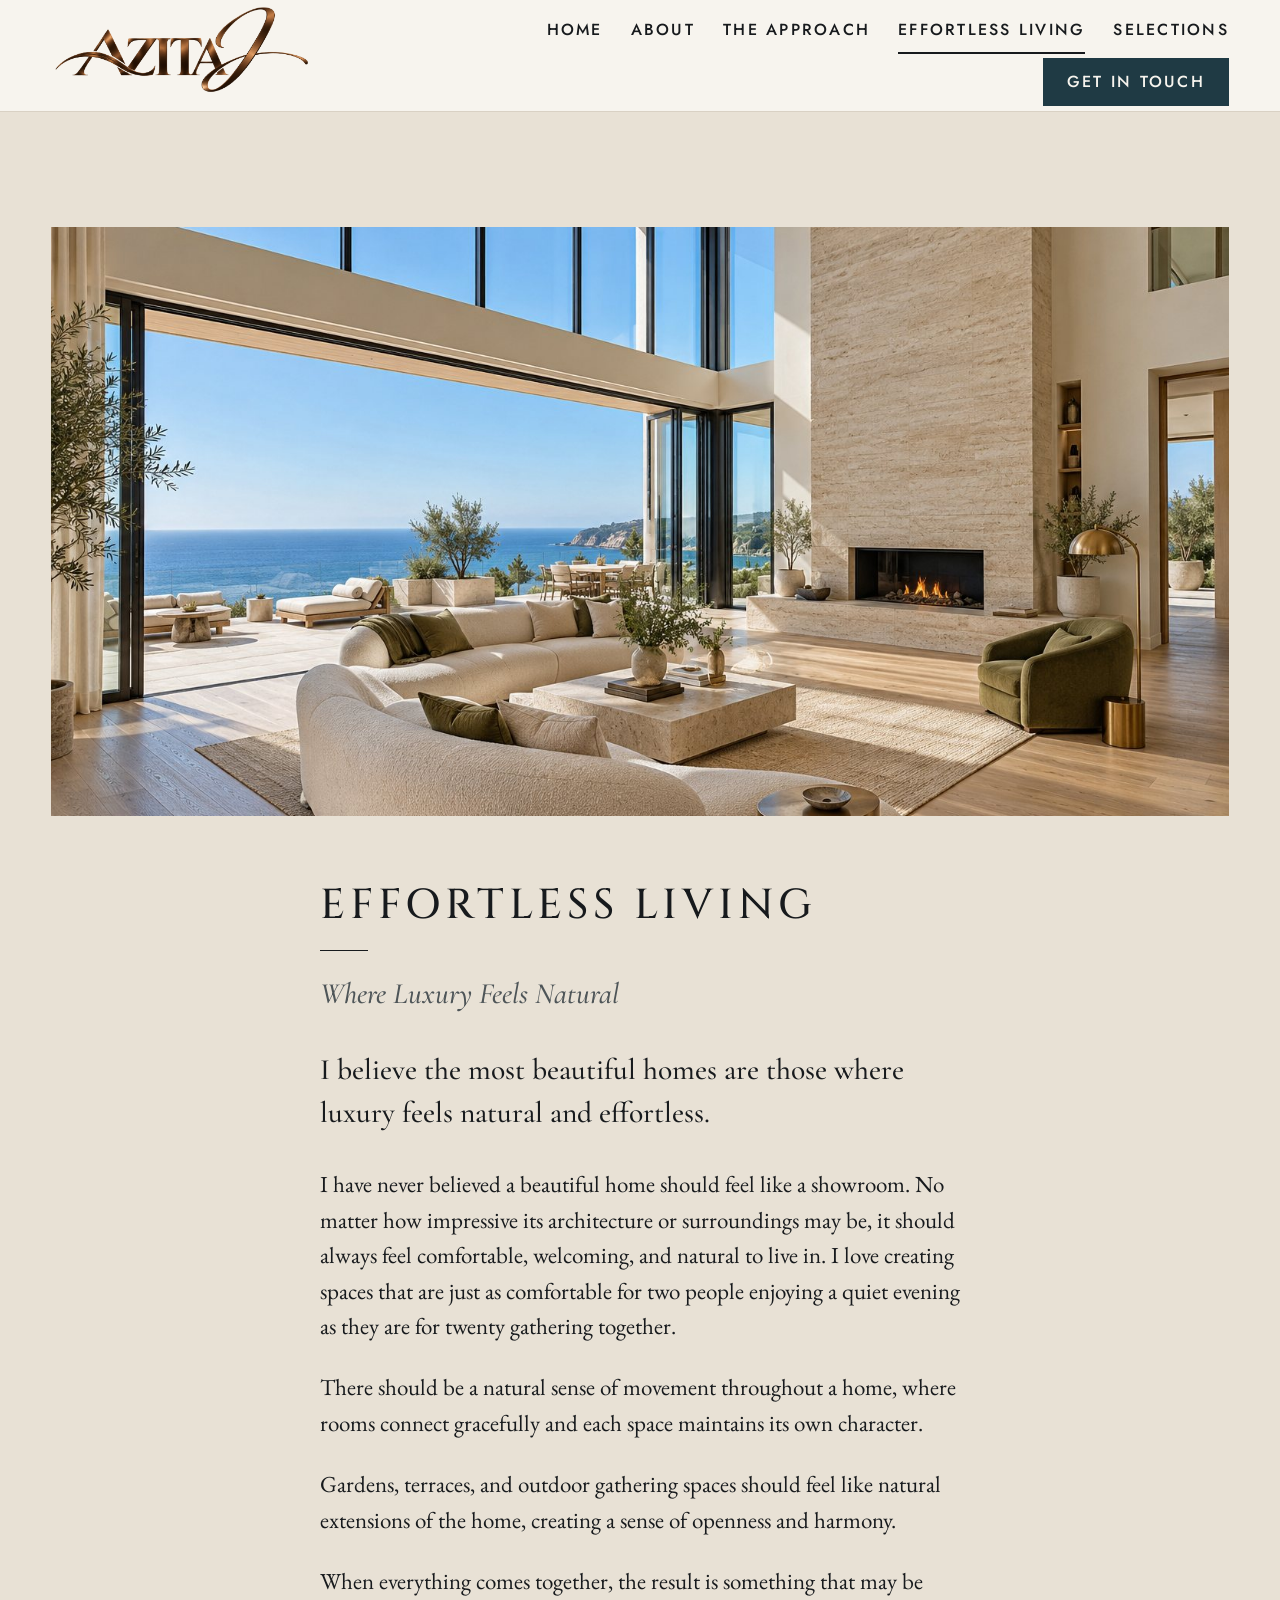
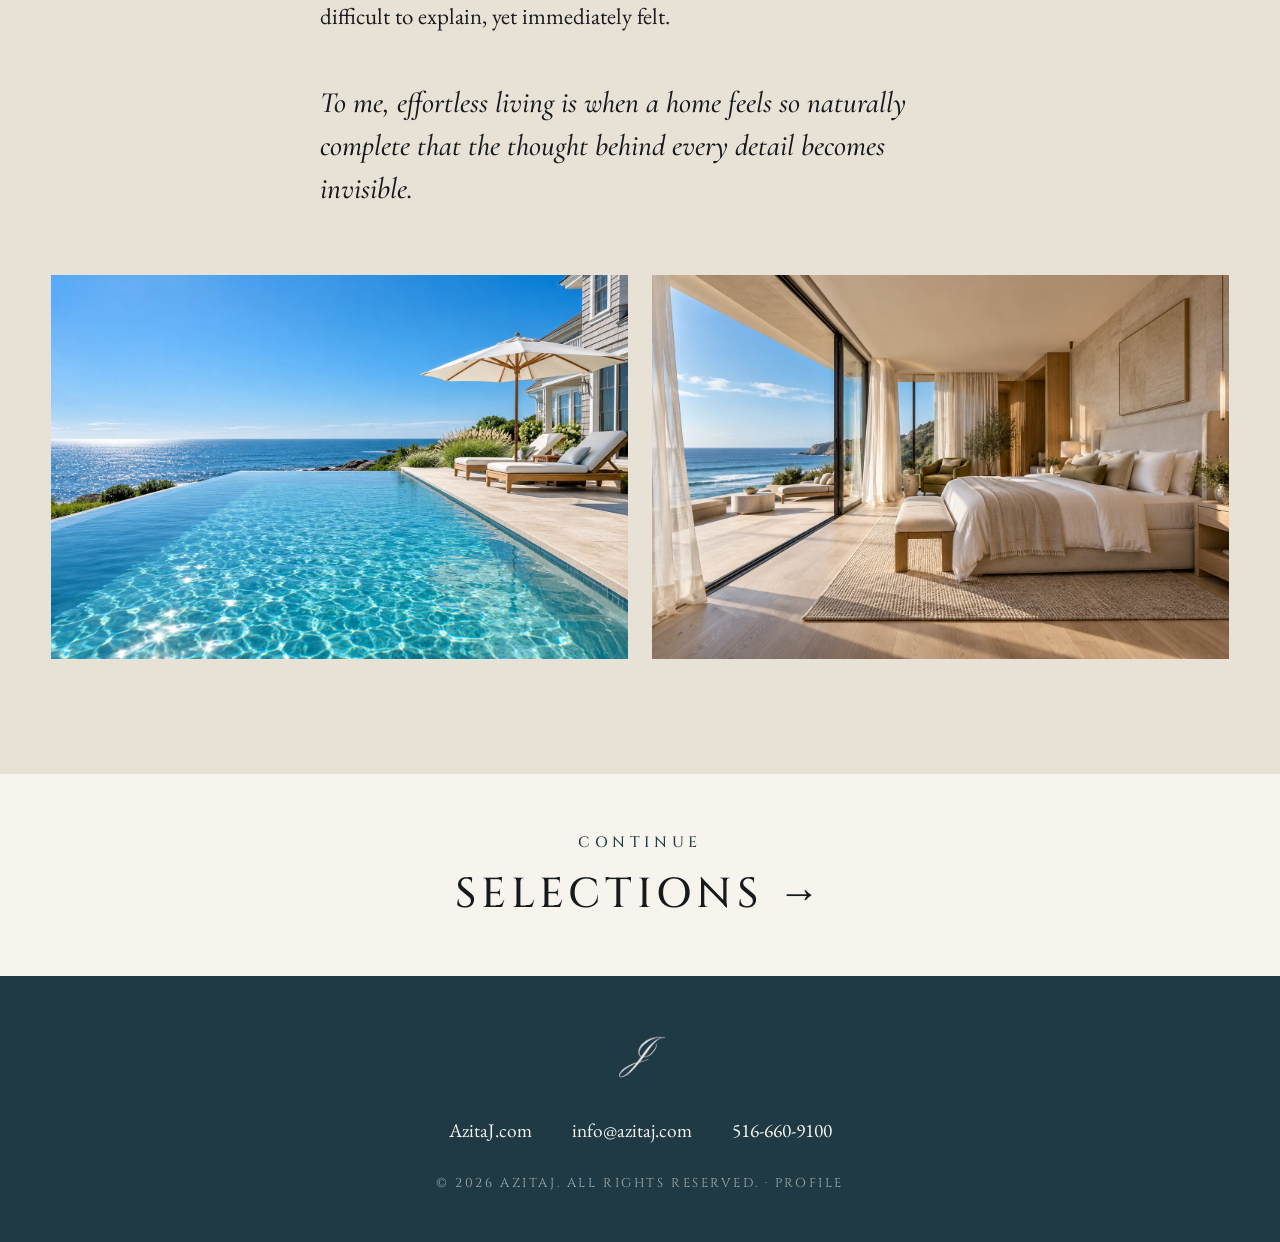
<file: living.html>
<!doctype html>
<html lang="en">
<head>
  <meta charset="utf-8">
  <meta name="viewport" content="width=device-width, initial-scale=1, viewport-fit=cover">
  <title>Effortless Living | AzitaJ</title>
  <meta name="description" content="Where luxury feels natural: AzitaJ on designing homes that are as comfortable, welcoming and easy to live in as they are beautiful.">
  <link rel="canonical" href="https://azitaj.com/living.html">
  <meta name="application-name" content="AzitaJ">
  <meta name="apple-mobile-web-app-title" content="AzitaJ">
  <meta property="og:site_name" content="AzitaJ">
  <meta property="og:locale" content="en_US">
  <meta property="og:type" content="website">
  <meta property="og:title" content="Effortless Living | AzitaJ">
  <meta property="og:description" content="Where luxury feels natural: AzitaJ on designing homes that are as comfortable, welcoming and easy to live in as they are beautiful.">
  <meta property="og:url" content="https://azitaj.com/living.html">
  <meta property="og:image" content="https://azitaj.com/assets/img/share-card.jpg">
  <meta property="og:image:width" content="1200">
  <meta property="og:image:height" content="630">
  <meta property="og:image:alt" content="AzitaJ: The art of bringing a vision to life">
  <meta name="twitter:card" content="summary_large_image">
  <link rel="icon" href="favicon.ico" sizes="48x48">
  <link rel="icon" type="image/png" sizes="32x32" href="assets/logo/favicon-32.png?v=20261030">
  <link rel="icon" type="image/png" sizes="192x192" href="assets/logo/favicon-192.png?v=20261111">
  <link rel="apple-touch-icon" href="assets/logo/favicon-180.png?v=20261030">
  <link rel="preconnect" href="https://fonts.googleapis.com">
  <link rel="preconnect" href="https://fonts.gstatic.com" crossorigin>
  <link rel="stylesheet" href="css/theme.css?v=20261030">
  <link rel="stylesheet" href="css/styles.css?v=20261112">
  <script type="application/ld+json">
  {
    "@context": "https://schema.org",
    "@graph": [
      {
        "@type": "WebSite",
        "@id": "https://azitaj.com/#website",
        "url": "https://azitaj.com/",
        "name": "AzitaJ",
        "alternateName": [
          "Azita J",
          "AzitaJ.com"
        ],
        "description": "The official website of AzitaJ, designer and real estate developer.",
        "inLanguage": "en-US",
        "publisher": {
          "@id": "https://azitaj.com/#person"
        }
      },
      {
        "@type": "Person",
        "@id": "https://azitaj.com/#person",
        "name": "AzitaJ",
        "alternateName": "Azita J",
        "jobTitle": "Designer and Real Estate Developer",
        "description": "AzitaJ is a designer and real estate developer with decades of experience crafting luxury residential and commercial properties. Her work blends a distinct architectural vision and custom craftsmanship. Her design approach emphasizes architectural vision, the individual character of each property, craftsmanship, functionality and lasting design.",
        "url": "https://azitaj.com/",
        "email": "info@azitaj.com",
        "telephone": "+1-516-660-9100",
        "knowsAbout": [
          "Interior design",
          "Architectural planning",
          "Real estate development",
          "Property management",
          "Luxury residential properties",
          "Luxury commercial properties"
        ],
        "mainEntityOfPage": "https://azitaj.com/profile"
      },
      {
        "@type": "WebPage",
        "@id": "https://azitaj.com/living.html#webpage",
        "url": "https://azitaj.com/living.html",
        "name": "Effortless Living | AzitaJ",
        "description": "Where luxury feels natural: AzitaJ on designing homes that are as comfortable, welcoming and easy to live in as they are beautiful.",
        "inLanguage": "en-US",
        "isPartOf": {
          "@id": "https://azitaj.com/#website"
        },
        "about": {
          "@id": "https://azitaj.com/#person"
        }
      }
    ]
  }
  </script>
</head>
<body class="page-inner">
  <a class="skip-link" href="#main">Skip to content</a>
  <header class="site-header">
    <div class="wrap header-inner">
      <a class="brand brand-image" href="index.html" aria-label="AzitaJ home">
        <img src="assets/logo/azita-j-bronze.png?v=20261030" width="1960" height="700" alt="AzitaJ">
      </a>
      <nav class="nav" aria-label="Main">
        <a href="index.html">Home</a>
        <a href="about.html">About</a>
        <a href="approach.html">The Approach</a>
        <a href="living.html" class="is-current" aria-current="page">Effortless Living</a>
        <a href="selections.html">Selections</a>
        <a class="nav-phone" href="tel:+15166609100">516-660-9100</a>
        <a class="nav-cta" href="contact.html">Get In Touch</a>
      </nav>
    </div>
  </header>
  <main id="main">
    <section class="section living" id="living">
      <div class="wrap living-grid">
        <figure class="living-image">
          <img src="assets/img/living-great-room.jpg?v=20261027" width="1536" height="1024"
               alt="Sunlit double-height great room with a limestone fireplace and walls of glass opening to the ocean">
        </figure>
        <div class="living-text">
          <h1 class="eyebrow-title">Effortless Living</h1>
          <span class="short-rule" aria-hidden="true"></span>
          <p class="subtitle">Where Luxury Feels Natural</p>
          <p class="lead">
            I believe the most beautiful homes are those where luxury feels natural and effortless.
          </p>
          <p>
            I have never believed a beautiful home should feel like a showroom. No matter how
            impressive its architecture or surroundings may be, it should always feel comfortable,
            welcoming, and natural to live in. I love creating spaces that are just as comfortable
            for two people enjoying a quiet evening as they are for twenty gathering together.
          </p>
          <p>
            There should be a natural sense of movement throughout a home, where rooms connect
            gracefully and each space maintains its own character.
          </p>
          <p>
            Gardens, terraces, and outdoor gathering spaces should feel like natural extensions
            of the home, creating a sense of openness and harmony.
          </p>
          <p>
            When everything comes together, the result is something that may be difficult
            to explain, yet immediately felt.
          </p>
          <p class="closing-line">
            To me, effortless living is when a home feels so naturally complete that the
            thought behind every detail becomes invisible.
          </p>
        </div>
        <div class="figure-pair">
          <figure>
            <img src="assets/img/living-pool.jpg?v=20261027" width="1536" height="1024"
                 alt="Infinity pool running out toward the ocean horizon beside teak loungers" loading="lazy">
          </figure>
          <figure>
            <img src="assets/img/living-bedroom-terrace.jpg?v=20261027" width="1536" height="1024"
                 alt="Bedroom with sliding glass walls open to a terrace and the sea" loading="lazy">
          </figure>
        </div>
      </div>
    </section>

    <nav class="page-next" aria-label="Continue">
      <div class="wrap">
        <a class="page-next-link" href="selections.html">
          <span class="kicker">Continue</span>
          <span class="page-next-title">Selections <span class="arrow" aria-hidden="true">&rarr;</span></span>
        </a>
      </div>
    </nav>
  </main>

  <!-- ============ FOOTER ============ -->
  <footer class="site-footer">
    <div class="wrap footer-inner">
      <img class="footer-mark" src="assets/logo/monogram-j.png?v=20261030" width="600" height="600" alt="" loading="lazy">
      <ul class="footer-contact">
        <li>AzitaJ.com</li>
        <li><a href="mailto:info@azitaj.com">info@azitaj.com</a></li>
        <li><a href="tel:+15166609100">516-660-9100</a></li>
      </ul>
      <p class="footer-legal">&copy; <span id="year">2026</span> AzitaJ. All rights reserved. &middot; <a href="profile.html">Profile</a></p>
    </div>
  </footer>

  <script src="js/main.js?v=20261029"></script>
</body>
</html>
</file>
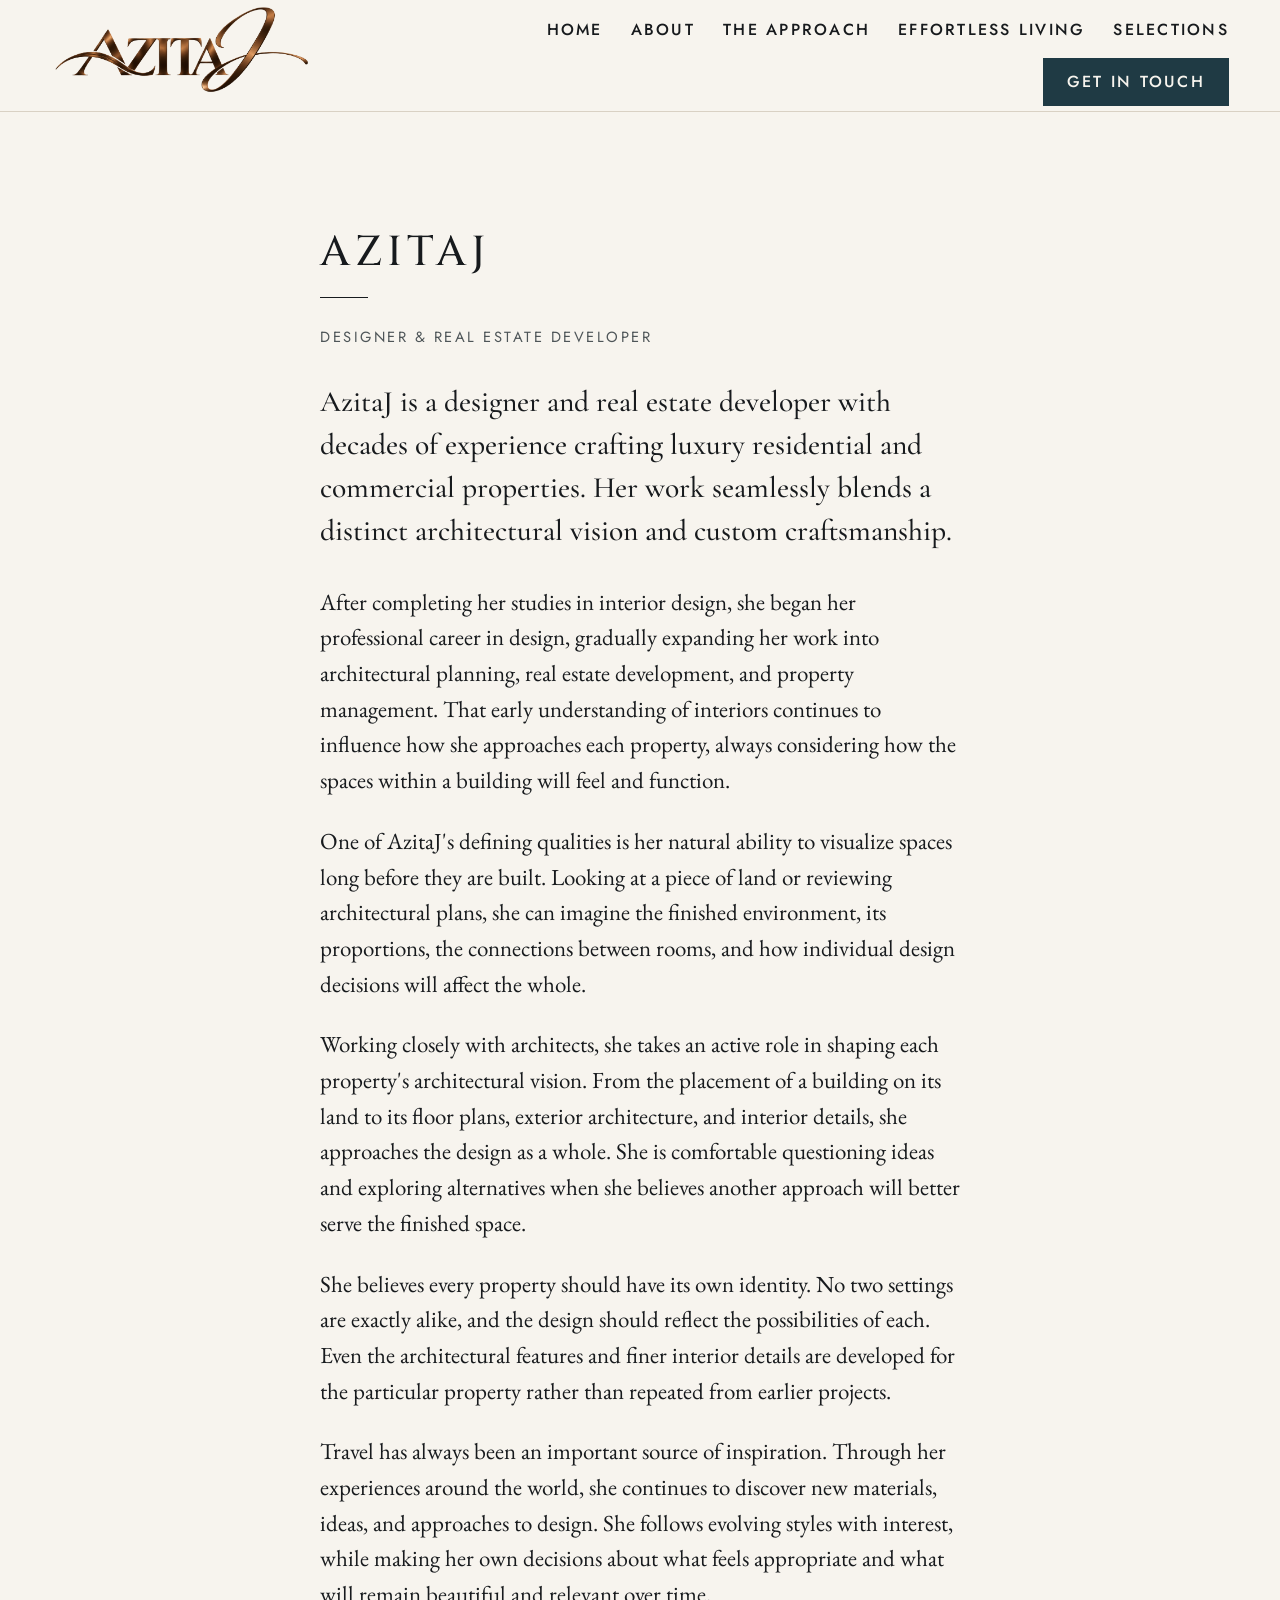
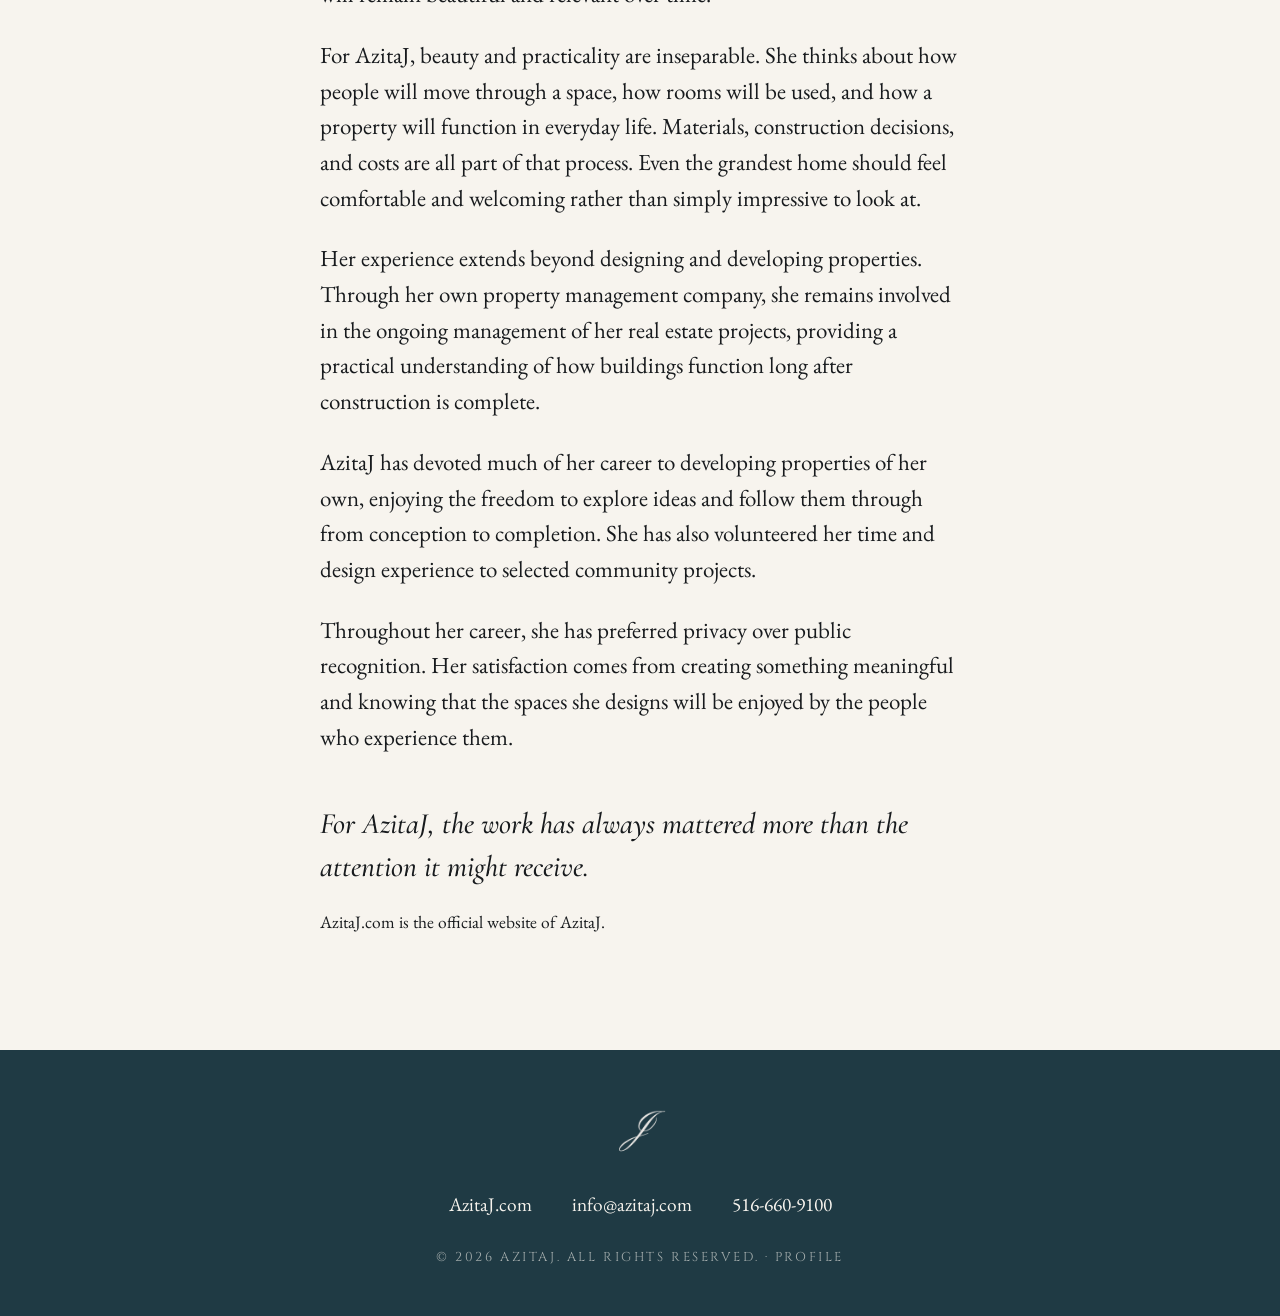
<file: profile.html>
<!doctype html>
<html lang="en">
<head>
  <meta charset="utf-8">
  <meta name="viewport" content="width=device-width, initial-scale=1, viewport-fit=cover">
  <title>AzitaJ Biography | Designer &amp; Real Estate Developer</title>
  <meta name="description" content="Learn about AzitaJ, her decades of experience in residential and commercial development, architectural design, property management, and her approach to timeless, practical spaces.">
  <link rel="canonical" href="https://azitaj.com/profile">
  <meta name="application-name" content="AzitaJ">
  <meta name="apple-mobile-web-app-title" content="AzitaJ">
  <meta property="og:site_name" content="AzitaJ">
  <meta property="og:locale" content="en_US">
  <meta property="og:type" content="website">
  <meta property="og:title" content="AzitaJ Biography | Designer &amp; Real Estate Developer">
  <meta property="og:description" content="Learn about AzitaJ, her decades of experience in residential and commercial development, architectural design, property management, and her approach to timeless, practical spaces.">
  <meta property="og:url" content="https://azitaj.com/profile">
  <meta property="og:image" content="https://azitaj.com/assets/img/share-card.jpg">
  <meta property="og:image:width" content="1200">
  <meta property="og:image:height" content="630">
  <meta property="og:image:alt" content="AzitaJ: The art of bringing a vision to life">
  <meta name="twitter:card" content="summary_large_image">
  <link rel="icon" href="favicon.ico" sizes="48x48">
  <link rel="icon" type="image/png" sizes="32x32" href="assets/logo/favicon-32.png?v=20261030">
  <link rel="icon" type="image/png" sizes="192x192" href="assets/logo/favicon-192.png?v=20261111">
  <link rel="apple-touch-icon" href="assets/logo/favicon-180.png?v=20261030">
  <link rel="preconnect" href="https://fonts.googleapis.com">
  <link rel="preconnect" href="https://fonts.gstatic.com" crossorigin>
  <link rel="stylesheet" href="css/theme.css?v=20261030">
  <link rel="stylesheet" href="css/styles.css?v=20261112">
  <script type="application/ld+json">
  {
    "@context": "https://schema.org",
    "@graph": [
      {
        "@type": "WebSite",
        "@id": "https://azitaj.com/#website",
        "url": "https://azitaj.com/",
        "name": "AzitaJ",
        "alternateName": [
          "Azita J",
          "AzitaJ.com"
        ],
        "description": "The official website of AzitaJ, designer and real estate developer.",
        "inLanguage": "en-US",
        "publisher": {
          "@id": "https://azitaj.com/#person"
        }
      },
      {
        "@type": "Person",
        "@id": "https://azitaj.com/#person",
        "name": "AzitaJ",
        "alternateName": "Azita J",
        "jobTitle": "Designer and Real Estate Developer",
        "description": "AzitaJ is a designer and real estate developer with decades of experience crafting luxury residential and commercial properties. Her work blends a distinct architectural vision and custom craftsmanship. Her design approach emphasizes architectural vision, the individual character of each property, craftsmanship, functionality and lasting design.",
        "url": "https://azitaj.com/",
        "email": "info@azitaj.com",
        "telephone": "+1-516-660-9100",
        "knowsAbout": [
          "Interior design",
          "Architectural planning",
          "Real estate development",
          "Property management",
          "Luxury residential properties",
          "Luxury commercial properties"
        ],
        "mainEntityOfPage": "https://azitaj.com/profile"
      },
      {
        "@type": "ProfilePage",
        "@id": "https://azitaj.com/profile#webpage",
        "url": "https://azitaj.com/profile",
        "name": "AzitaJ Biography | Designer & Real Estate Developer",
        "description": "Learn about AzitaJ, her decades of experience in residential and commercial development, architectural design, property management, and her approach to timeless, practical spaces.",
        "inLanguage": "en-US",
        "isPartOf": {
          "@id": "https://azitaj.com/#website"
        },
        "about": {
          "@id": "https://azitaj.com/#person"
        },
        "mainEntity": {
          "@id": "https://azitaj.com/#person"
        },
        "dateModified": "2026-11-11"
      }
    ]
  }
  </script>
</head>
<body class="page-inner">
  <a class="skip-link" href="#main">Skip to content</a>
  <header class="site-header">
    <div class="wrap header-inner">
      <a class="brand brand-image" href="index.html" aria-label="AzitaJ home">
        <img src="assets/logo/azita-j-bronze.png?v=20261030" width="1960" height="700" alt="AzitaJ">
      </a>
      <nav class="nav" aria-label="Main">
        <a href="index.html">Home</a>
        <a href="about.html">About</a>
        <a href="approach.html">The Approach</a>
        <a href="living.html">Effortless Living</a>
        <a href="selections.html">Selections</a>
        <a class="nav-phone" href="tel:+15166609100">516-660-9100</a>
        <a class="nav-cta" href="contact.html">Get In Touch</a>
      </nav>
    </div>
  </header>
  <main id="main">
    <article class="section profile" id="profile">
      <div class="wrap">
        <div class="profile-text">
          <h1 class="eyebrow-title">AzitaJ</h1>
          <span class="short-rule" aria-hidden="true"></span>
          <p class="profile-role">Designer &amp; Real Estate Developer</p>

          <p class="lead">
            AzitaJ is a designer and real estate developer with decades of experience crafting
            luxury residential and commercial properties. Her work seamlessly blends a distinct
            architectural vision and custom craftsmanship.
          </p>
          <p>
            After completing her studies in interior design, she began her professional career in
            design, gradually expanding her work into architectural planning, real estate
            development, and property management. That early understanding of interiors continues
            to influence how she approaches each property, always considering how the spaces within
            a building will feel and function.
          </p>
          <p>
            One of AzitaJ's defining qualities is her natural ability to visualize spaces long
            before they are built. Looking at a piece of land or reviewing architectural plans,
            she can imagine the finished environment, its proportions, the connections between
            rooms, and how individual design decisions will affect the whole.
          </p>
          <p>
            Working closely with architects, she takes an active role in shaping each property's
            architectural vision. From the placement of a building on its land to its floor plans,
            exterior architecture, and interior details, she approaches the design as a whole. She
            is comfortable questioning ideas and exploring alternatives when she believes another
            approach will better serve the finished space.
          </p>
          <p>
            She believes every property should have its own identity. No two settings are exactly
            alike, and the design should reflect the possibilities of each. Even the architectural
            features and finer interior details are developed for the particular property rather
            than repeated from earlier projects.
          </p>
          <p>
            Travel has always been an important source of inspiration. Through her experiences
            around the world, she continues to discover new materials, ideas, and approaches to
            design. She follows evolving styles with interest, while making her own decisions
            about what feels appropriate and what will remain beautiful and relevant over time.
          </p>
          <p>
            For AzitaJ, beauty and practicality are inseparable. She thinks about how people will
            move through a space, how rooms will be used, and how a property will function in
            everyday life. Materials, construction decisions, and costs are all part of that
            process. Even the grandest home should feel comfortable and welcoming rather than
            simply impressive to look at.
          </p>
          <p>
            Her experience extends beyond designing and developing properties. Through her own
            property management company, she remains involved in the ongoing management of her
            real estate projects, providing a practical understanding of how buildings function
            long after construction is complete.
          </p>
          <p>
            AzitaJ has devoted much of her career to developing properties of her own, enjoying the
            freedom to explore ideas and follow them through from conception to completion. She has
            also volunteered her time and design experience to selected community projects.
          </p>
          <p>
            Throughout her career, she has preferred privacy over public recognition. Her
            satisfaction comes from creating something meaningful and knowing that the spaces she
            designs will be enjoyed by the people who experience them.
          </p>
          <p class="closing-line">
            For AzitaJ, the work has always mattered more than the attention it might receive.
          </p>
          <p class="profile-note">AzitaJ.com is the official website of AzitaJ.</p>
        </div>
      </div>
    </article>
  </main>

  <!-- ============ FOOTER ============ -->
  <footer class="site-footer">
    <div class="wrap footer-inner">
      <img class="footer-mark" src="assets/logo/monogram-j.png?v=20261030" width="600" height="600" alt="" loading="lazy">
      <ul class="footer-contact">
        <li>AzitaJ.com</li>
        <li><a href="mailto:info@azitaj.com">info@azitaj.com</a></li>
        <li><a href="tel:+15166609100">516-660-9100</a></li>
      </ul>
      <p class="footer-legal">&copy; <span id="year">2026</span> AzitaJ. All rights reserved. &middot; <a href="profile.html" aria-current="page">Profile</a></p>
    </div>
  </footer>

  <script src="js/main.js?v=20261029"></script>
</body>
</html>
</file>
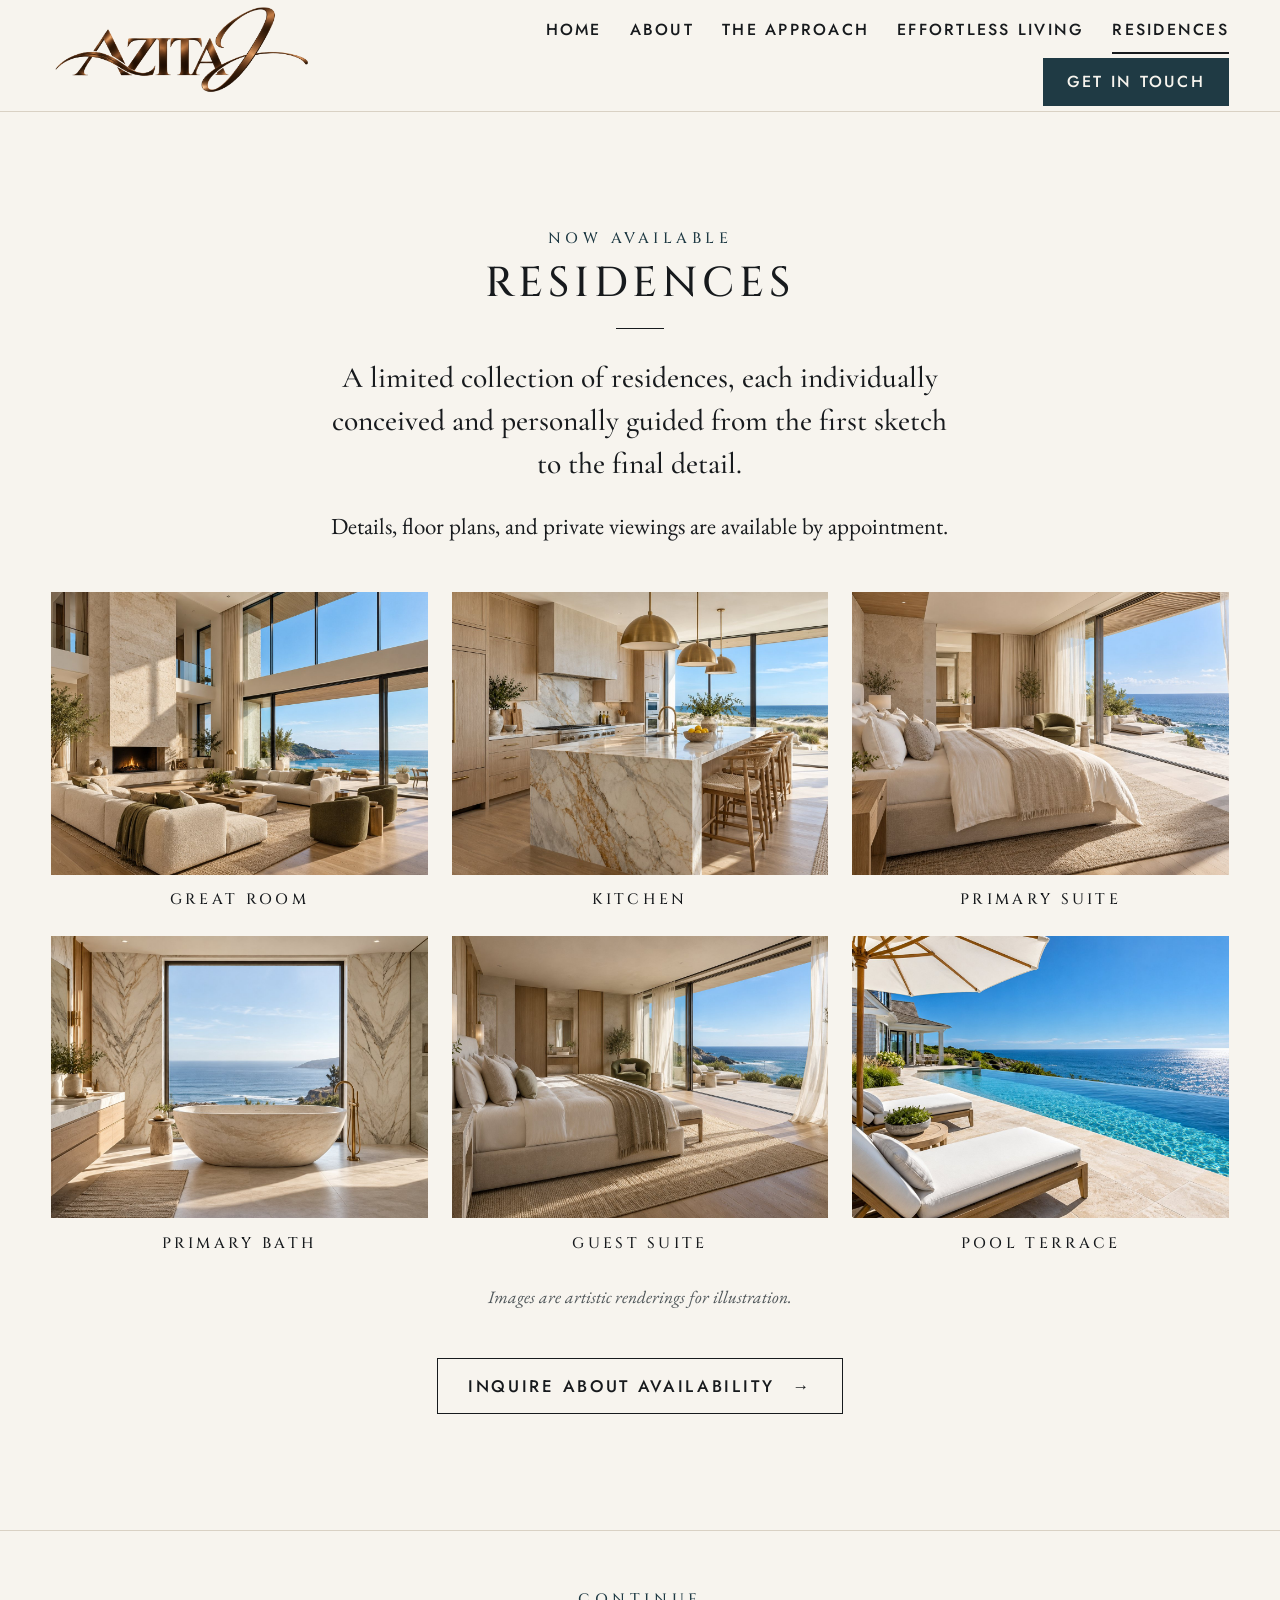
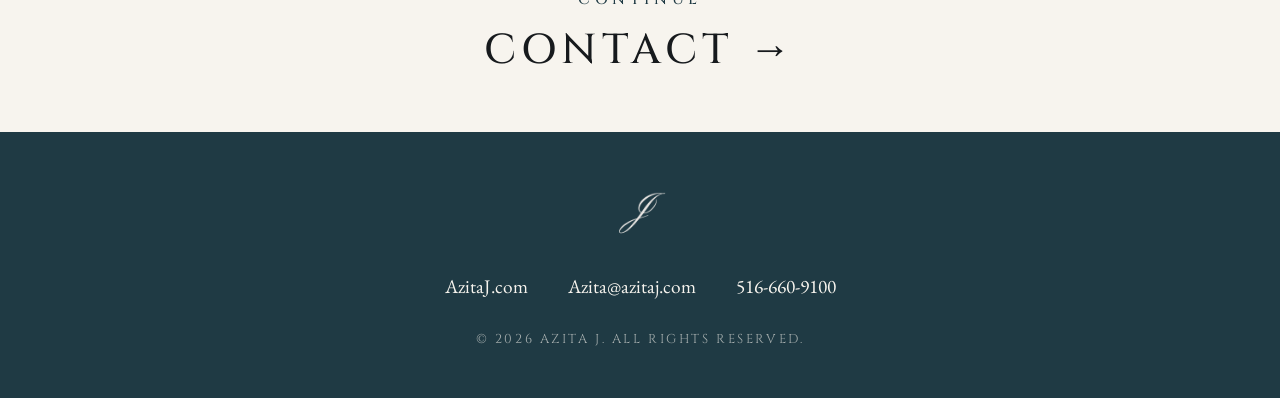
<file: residences.html>
<!doctype html>
<html lang="en">
<head>
  <meta charset="utf-8">
  <meta name="viewport" content="width=device-width, initial-scale=1, viewport-fit=cover">
  <title>Residences | Azita J</title>
  <meta name="description" content="A limited collection of residences by Azita J, now available. Private viewings by appointment.">
  <meta property="og:title" content="Azita J">
  <meta property="og:description" content="The art of bringing a vision to life. Residences now available.">
  <meta property="og:image" content="assets/img/share-card.jpg">
  <meta property="og:type" content="website">
  <link rel="icon" type="image/png" sizes="32x32" href="assets/logo/favicon-32.png?v=20261030">
  <link rel="apple-touch-icon" href="assets/logo/favicon-180.png?v=20261030">
  <link rel="preconnect" href="https://fonts.googleapis.com">
  <link rel="preconnect" href="https://fonts.gstatic.com" crossorigin>
  <link rel="stylesheet" href="css/theme.css?v=20261030">
  <link rel="stylesheet" href="css/styles.css?v=20261030f">
</head>
<body class="page-inner">
  <a class="skip-link" href="#main">Skip to content</a>
  <header class="site-header">
    <div class="wrap header-inner">
      <a class="brand brand-image" href="index.html" aria-label="Azita J home">
        <img src="assets/logo/azita-j-bronze.png?v=20261030" width="1960" height="700" alt="Azita J">
      </a>
      <nav class="nav" aria-label="Main">
        <a href="index.html">Home</a>
        <a href="about.html">About</a>
        <a href="approach.html">The Approach</a>
        <a href="living.html">Effortless Living</a>
        <a href="residences.html" class="is-current" aria-current="page">Residences</a>
        <a class="nav-phone" href="tel:+15166609100">516-660-9100</a>
        <a class="nav-cta" href="contact.html">Get In Touch</a>
      </nav>
    </div>
  </header>
  <main id="main">
    <section class="residences" id="residences">
      <div class="wrap narrow residences-text">
        <p class="kicker">Now Available</p>
        <h2 class="eyebrow-title">Residences</h2>
        <span class="short-rule" aria-hidden="true"></span>
        <p class="lead">
          A limited collection of residences, each individually conceived and personally
          guided from the first sketch to the final detail.
        </p>
        <p>
          Details, floor plans, and private viewings are available by appointment.
        </p>
      </div>

      <div class="wrap">
        <ul class="gallery" aria-label="Inside the residences">
          <li>
            <figure>
              <img src="assets/img/gallery-great-room.jpg?v=20261027" width="1536" height="1024"
                   alt="Double-height great room with a limestone fireplace and floor-to-ceiling glass to the ocean" loading="lazy">
              <figcaption>Great Room</figcaption>
            </figure>
          </li>
          <li>
            <figure>
              <img src="assets/img/gallery-kitchen.jpg?v=20261027" width="1536" height="1024"
                   alt="Kitchen with a marble waterfall island, brass pendants and glass walls to the dunes" loading="lazy">
              <figcaption>Kitchen</figcaption>
            </figure>
          </li>
          <li>
            <figure>
              <img src="assets/img/gallery-primary-suite.jpg?v=20261027" width="1536" height="1024"
                   alt="Primary bedroom opening onto a terrace with a view of the sea" loading="lazy">
              <figcaption>Primary Suite</figcaption>
            </figure>
          </li>
          <li>
            <figure>
              <img src="assets/img/gallery-primary-bath.jpg?v=20261027" width="1536" height="1024"
                   alt="Marble bathroom with a freestanding stone tub before a large ocean-view window" loading="lazy">
              <figcaption>Primary Bath</figcaption>
            </figure>
          </li>
          <li>
            <figure>
              <img src="assets/img/gallery-guest-suite.jpg?v=20261027" width="1536" height="1024"
                   alt="Bedroom with sheer curtains and sliding doors to an ocean terrace" loading="lazy">
              <figcaption>Guest Suite</figcaption>
            </figure>
          </li>
          <li>
            <figure>
              <img src="assets/img/gallery-pool-terrace.jpg?v=20261027" width="1536" height="1024"
                   alt="Infinity pool and loungers on a limestone terrace overlooking the ocean" loading="lazy">
              <figcaption>Pool Terrace</figcaption>
            </figure>
          </li>
        </ul>
        <p class="gallery-note">Images are artistic renderings for illustration.</p>
        <div class="residences-cta">
          <a class="btn" href="contact.html?interest=residences">
            Inquire About Availability <span class="arrow" aria-hidden="true">&rarr;</span>
          </a>
        </div>
      </div>
    </section>

    <nav class="page-next" aria-label="Continue">
      <div class="wrap">
        <a class="page-next-link" href="contact.html">
          <span class="kicker">Continue</span>
          <span class="page-next-title">Contact <span class="arrow" aria-hidden="true">&rarr;</span></span>
        </a>
      </div>
    </nav>
  </main>

  <!-- ============ FOOTER ============ -->
  <footer class="site-footer">
    <div class="wrap footer-inner">
      <img class="footer-mark" src="assets/logo/monogram-j.png?v=20261030" width="600" height="600" alt="" loading="lazy">
      <ul class="footer-contact">
        <li>AzitaJ.com</li>
        <li><a href="mailto:Azita@azitaj.com">Azita@azitaj.com</a></li>
        <li><a href="tel:+15166609100">516-660-9100</a></li>
      </ul>
      <p class="footer-legal">&copy; <span id="year">2026</span> Azita J. All rights reserved.</p>
    </div>
  </footer>

  <script src="js/main.js?v=20261029"></script>
</body>
</html>
</file>
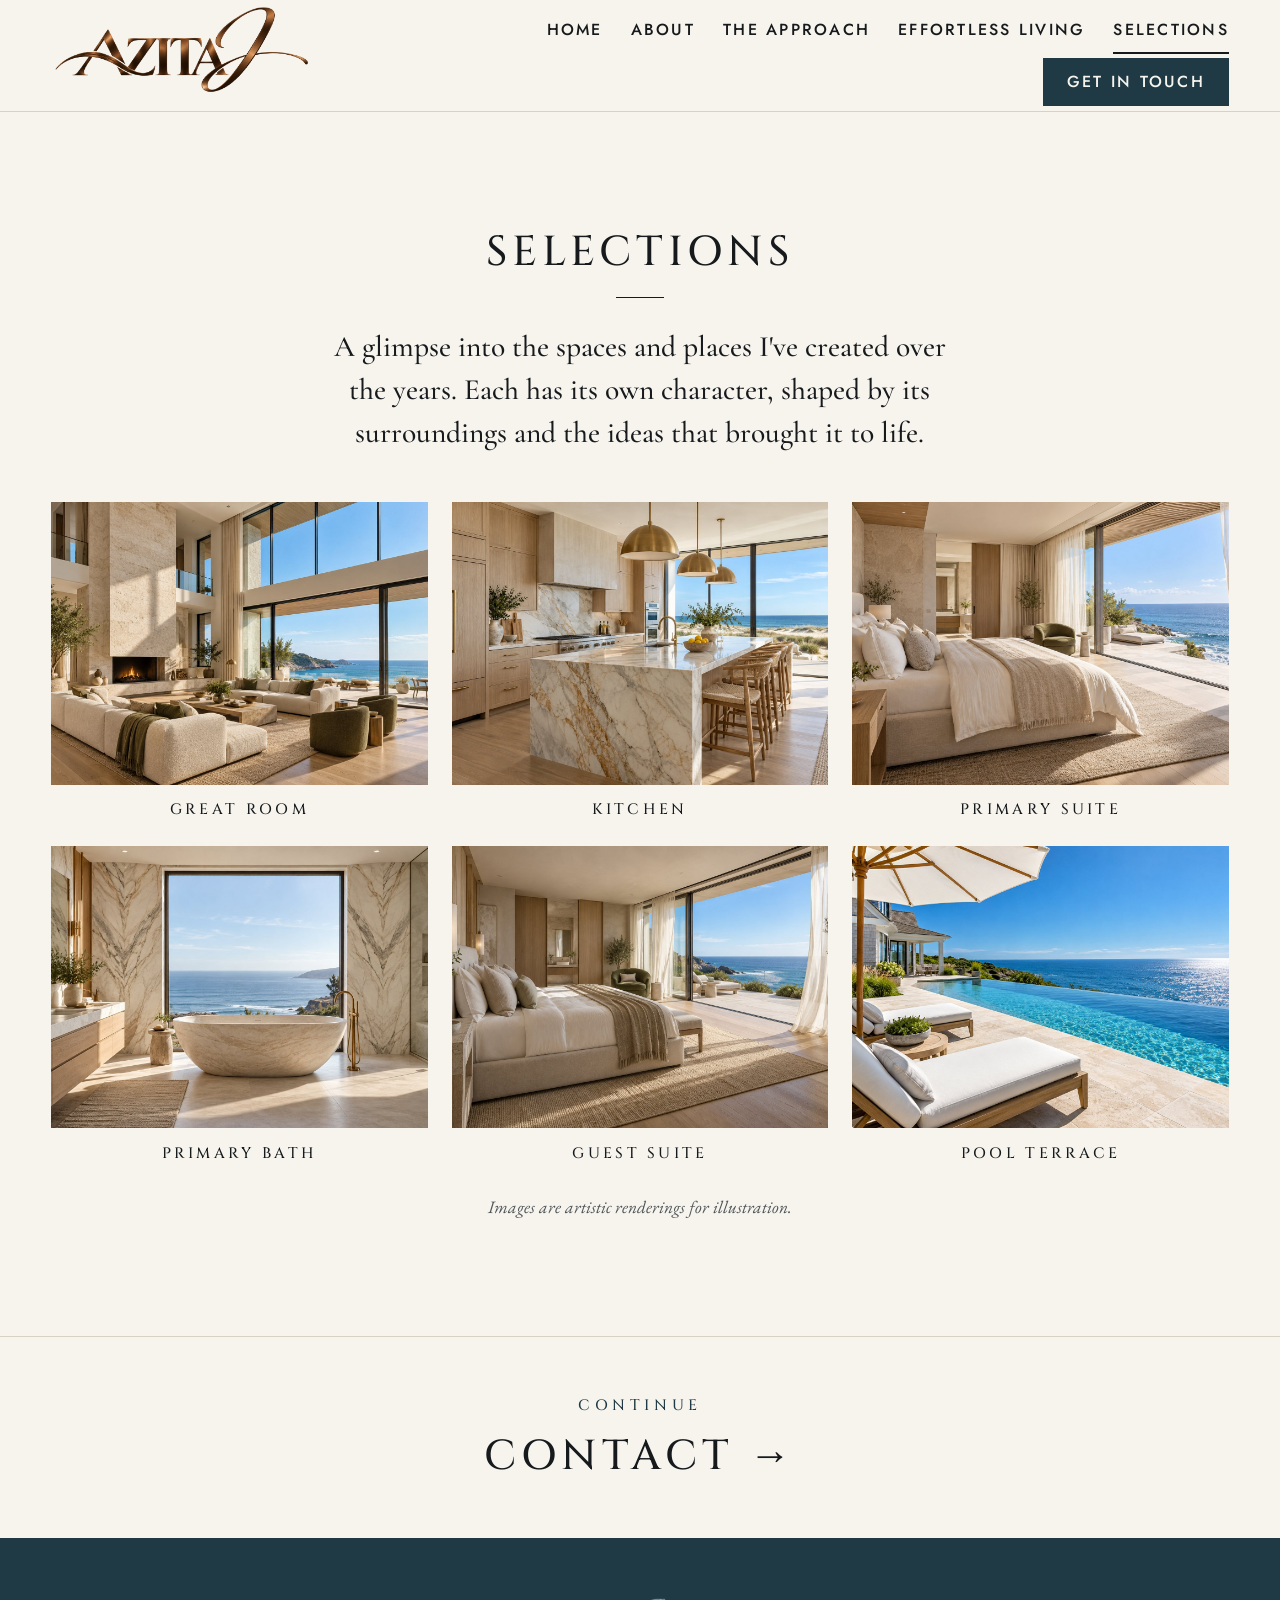
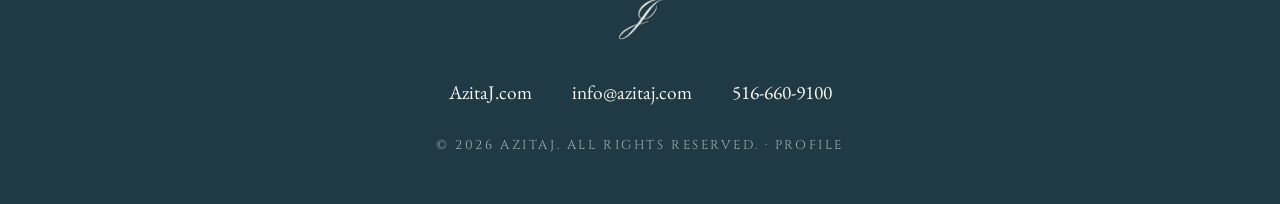
<file: selections.html>
<!doctype html>
<html lang="en">
<head>
  <meta charset="utf-8">
  <meta name="viewport" content="width=device-width, initial-scale=1, viewport-fit=cover">
  <title>Selections | AzitaJ</title>
  <meta name="description" content="A glimpse into the spaces and places AzitaJ has created over the years, each shaped by its surroundings and the ideas that brought it to life.">
  <link rel="canonical" href="https://azitaj.com/selections.html">
  <meta name="application-name" content="AzitaJ">
  <meta name="apple-mobile-web-app-title" content="AzitaJ">
  <meta property="og:site_name" content="AzitaJ">
  <meta property="og:locale" content="en_US">
  <meta property="og:type" content="website">
  <meta property="og:title" content="Selections | AzitaJ">
  <meta property="og:description" content="A glimpse into the spaces and places AzitaJ has created over the years, each shaped by its surroundings and the ideas that brought it to life.">
  <meta property="og:url" content="https://azitaj.com/selections.html">
  <meta property="og:image" content="https://azitaj.com/assets/img/share-card.jpg">
  <meta property="og:image:width" content="1200">
  <meta property="og:image:height" content="630">
  <meta property="og:image:alt" content="AzitaJ: The art of bringing a vision to life">
  <meta name="twitter:card" content="summary_large_image">
  <link rel="icon" href="favicon.ico" sizes="48x48">
  <link rel="icon" type="image/png" sizes="32x32" href="assets/logo/favicon-32.png?v=20261030">
  <link rel="icon" type="image/png" sizes="192x192" href="assets/logo/favicon-192.png?v=20261111">
  <link rel="apple-touch-icon" href="assets/logo/favicon-180.png?v=20261030">
  <link rel="preconnect" href="https://fonts.googleapis.com">
  <link rel="preconnect" href="https://fonts.gstatic.com" crossorigin>
  <link rel="stylesheet" href="css/theme.css?v=20261030">
  <link rel="stylesheet" href="css/styles.css?v=20261112">
  <script type="application/ld+json">
  {
    "@context": "https://schema.org",
    "@graph": [
      {
        "@type": "WebSite",
        "@id": "https://azitaj.com/#website",
        "url": "https://azitaj.com/",
        "name": "AzitaJ",
        "alternateName": [
          "Azita J",
          "AzitaJ.com"
        ],
        "description": "The official website of AzitaJ, designer and real estate developer.",
        "inLanguage": "en-US",
        "publisher": {
          "@id": "https://azitaj.com/#person"
        }
      },
      {
        "@type": "Person",
        "@id": "https://azitaj.com/#person",
        "name": "AzitaJ",
        "alternateName": "Azita J",
        "jobTitle": "Designer and Real Estate Developer",
        "description": "AzitaJ is a designer and real estate developer with decades of experience crafting luxury residential and commercial properties. Her work blends a distinct architectural vision and custom craftsmanship. Her design approach emphasizes architectural vision, the individual character of each property, craftsmanship, functionality and lasting design.",
        "url": "https://azitaj.com/",
        "email": "info@azitaj.com",
        "telephone": "+1-516-660-9100",
        "knowsAbout": [
          "Interior design",
          "Architectural planning",
          "Real estate development",
          "Property management",
          "Luxury residential properties",
          "Luxury commercial properties"
        ],
        "mainEntityOfPage": "https://azitaj.com/profile"
      },
      {
        "@type": "WebPage",
        "@id": "https://azitaj.com/selections.html#webpage",
        "url": "https://azitaj.com/selections.html",
        "name": "Selections | AzitaJ",
        "description": "A glimpse into the spaces and places AzitaJ has created over the years, each shaped by its surroundings and the ideas that brought it to life.",
        "inLanguage": "en-US",
        "isPartOf": {
          "@id": "https://azitaj.com/#website"
        },
        "about": {
          "@id": "https://azitaj.com/#person"
        }
      }
    ]
  }
  </script>
</head>
<body class="page-inner">
  <a class="skip-link" href="#main">Skip to content</a>
  <header class="site-header">
    <div class="wrap header-inner">
      <a class="brand brand-image" href="index.html" aria-label="AzitaJ home">
        <img src="assets/logo/azita-j-bronze.png?v=20261030" width="1960" height="700" alt="AzitaJ">
      </a>
      <nav class="nav" aria-label="Main">
        <a href="index.html">Home</a>
        <a href="about.html">About</a>
        <a href="approach.html">The Approach</a>
        <a href="living.html">Effortless Living</a>
        <a href="selections.html" class="is-current" aria-current="page">Selections</a>
        <a class="nav-phone" href="tel:+15166609100">516-660-9100</a>
        <a class="nav-cta" href="contact.html">Get In Touch</a>
      </nav>
    </div>
  </header>
  <main id="main">
    <section class="residences" id="residences">
      <div class="wrap narrow residences-text">
        <h1 class="eyebrow-title">Selections</h1>
        <span class="short-rule" aria-hidden="true"></span>
        <p class="lead">
          A glimpse into the spaces and places I've created over the years. Each has its own
          character, shaped by its surroundings and the ideas that brought it to life.
        </p>
      </div>

      <div class="wrap">
        <ul class="gallery" aria-label="Selections">
          <li>
            <figure>
              <img src="assets/img/gallery-great-room.jpg?v=20261027" width="1536" height="1024"
                   alt="Double-height great room with a limestone fireplace and floor-to-ceiling glass to the ocean" loading="lazy">
              <figcaption>Great Room</figcaption>
            </figure>
          </li>
          <li>
            <figure>
              <img src="assets/img/gallery-kitchen.jpg?v=20261027" width="1536" height="1024"
                   alt="Kitchen with a marble waterfall island, brass pendants and glass walls to the dunes" loading="lazy">
              <figcaption>Kitchen</figcaption>
            </figure>
          </li>
          <li>
            <figure>
              <img src="assets/img/gallery-primary-suite.jpg?v=20261027" width="1536" height="1024"
                   alt="Primary bedroom opening onto a terrace with a view of the sea" loading="lazy">
              <figcaption>Primary Suite</figcaption>
            </figure>
          </li>
          <li>
            <figure>
              <img src="assets/img/gallery-primary-bath.jpg?v=20261027" width="1536" height="1024"
                   alt="Marble bathroom with a freestanding stone tub before a large ocean-view window" loading="lazy">
              <figcaption>Primary Bath</figcaption>
            </figure>
          </li>
          <li>
            <figure>
              <img src="assets/img/gallery-guest-suite.jpg?v=20261027" width="1536" height="1024"
                   alt="Bedroom with sheer curtains and sliding doors to an ocean terrace" loading="lazy">
              <figcaption>Guest Suite</figcaption>
            </figure>
          </li>
          <li>
            <figure>
              <img src="assets/img/gallery-pool-terrace.jpg?v=20261027" width="1536" height="1024"
                   alt="Infinity pool and loungers on a limestone terrace overlooking the ocean" loading="lazy">
              <figcaption>Pool Terrace</figcaption>
            </figure>
          </li>
        </ul>
        <p class="gallery-note">Images are artistic renderings for illustration.</p>
      </div>
    </section>

    <nav class="page-next" aria-label="Continue">
      <div class="wrap">
        <a class="page-next-link" href="contact.html">
          <span class="kicker">Continue</span>
          <span class="page-next-title">Contact <span class="arrow" aria-hidden="true">&rarr;</span></span>
        </a>
      </div>
    </nav>
  </main>

  <!-- ============ FOOTER ============ -->
  <footer class="site-footer">
    <div class="wrap footer-inner">
      <img class="footer-mark" src="assets/logo/monogram-j.png?v=20261030" width="600" height="600" alt="" loading="lazy">
      <ul class="footer-contact">
        <li>AzitaJ.com</li>
        <li><a href="mailto:info@azitaj.com">info@azitaj.com</a></li>
        <li><a href="tel:+15166609100">516-660-9100</a></li>
      </ul>
      <p class="footer-legal">&copy; <span id="year">2026</span> AzitaJ. All rights reserved. &middot; <a href="profile.html">Profile</a></p>
    </div>
  </footer>

  <script src="js/main.js?v=20261029"></script>
</body>
</html>
</file>
<file: css/theme.css>
/* =========================================================
   AZITA J — THEME SETTINGS
   This file holds everything the theme editor (editor.html) controls.
   To change the look, open /editor.html, adjust, download a new copy
   of this file, and replace css/theme.css with it.
   ========================================================= */

@import url("https://fonts.googleapis.com/css2?family=Cinzel:wght@400;500;600&family=Cormorant+Garamond:ital,wght@0,400;0,500;1,400;1,500&family=EB+Garamond:ital,wght@0,400;0,500;1,400;1,500&family=Jost:wght@400;500&family=Pinyon+Script&display=swap");

:root {
  /* Colors — "Dune & Harbor": warm white ground, near-black ink, one sea-blue accent */
  --ivory: #F7F4EE;       /* Page background */
  --stone: #E8E1D5;       /* Alternate section background */
  --ink: #171A1D;         /* Body text */
  --olive: #171A1D;       /* Headings */
  --sage: #4E5558;        /* Subtitles and motto */
  --gold: #171A1D;        /* Accent lines and borders */
  --gold-deep: #1F3A44;   /* Accent text, links and the Inquire button */
  --hairline: #D9D1C4;    /* Thin dividers */
  --muted: #4E5558;       /* Small labels and notes */
  --night: #1F3A44;       /* Footer background */
  --footer-text: #F7F4EE; /* Footer text */

  /* Fonts */
  --font-caps: "Cinzel", "Trajan Pro", Georgia, serif;                       /* Wordmark and titles */
  --font-display: "Cormorant Garamond", Garamond, "Times New Roman", serif;  /* Intros and quotes */
  --font-body: "EB Garamond", Garamond, Georgia, serif;                      /* Paragraphs */
  --font-ui: "Jost", "Helvetica Neue", Arial, sans-serif;                    /* Menu, buttons, photo labels */
  --font-mark: "Pinyon Script", "Brush Script MT", cursive;                  /* The J monogram */

  /* Text sizes (1 = original size) */
  --text-scale: 1.15;     /* Paragraph text */
  --lead-scale: 1.1;      /* Intros and quotes */
  --title-scale: 1.2;     /* Section titles */
  --label-scale: 1.15;    /* Small labels and photo captions */
  --menu-size: 1rem;      /* Menu */
  --button-size: 1.05rem; /* Buttons */
  --title-tracking: 0.12em; /* Letter spacing in titles */
  --line-height: 1.55;    /* Line spacing in paragraphs */

  /* Spacing and width */
  --space-scale: 1;       /* Space between sections */
  --page-max: 82rem;      /* Overall page width (inner pages) */
  --measure: 40rem;       /* Text column width */

  /* Home page */
  --home-logo-scale: 1;       /* Header J size */
  --home-portrait-scale: 1;   /* Portrait width (share of the Visionary block) */
  --home-portrait-crop: 10%;  /* Portrait crop: 0% shows the top of the photo */
  --tile-shade: 0.84;         /* Shading behind the tile labels */

  /* Photos */
  --banner-ratio: 2;          /* Top banner shape (width ÷ height) */
  --banner-crop: 50%;         /* Top banner crop: 0% top, 100% bottom */
  --living-ratio: 2;          /* Effortless Living main photo shape */
  --living-crop: 50%;         /* Effortless Living main photo crop */
  --gallery-ratio: 1.333333;  /* Residences gallery photo shape */
  --about-photo-col: 5fr;     /* About page portrait width (vs. text 6) */
}
</file>
<file: css/styles.css>
/* =========================================================
   AZITA J — site styles
   Layout: centered editorial column on ivory paper; sections
   alternate between ivory and a warmer stone tone; gold is
   reserved for the logo, rules and the single accent per view.
   Brand tokens live here. Change a value once, it updates everywhere.
   ========================================================= */

:root {
  /* Brand settings (colors, fonts, scales, photo crops) live in css/theme.css,
     which the theme editor (editor.html) writes. Values below are derived. */
  --step--1: calc(0.82rem * var(--label-scale));                                   /* labels */
  --step-0:  calc(clamp(1.125rem, 1rem + 0.35vw, 1.25rem) * var(--text-scale));    /* body: 18 to 20px */
  --step-1:  calc(clamp(1.4rem, 1.2rem + 0.6vw, 1.7rem) * var(--lead-scale));      /* lead */
  --step-2:  calc(clamp(1.65rem, 1.3rem + 1.1vw, 2.25rem) * var(--title-scale));   /* section titles */
  --step-3:  calc(clamp(2.2rem, 1.8rem + 1.4vw, 2.9rem) * var(--title-scale));

  /* Space */
  --space-xs: 0.5rem;
  --space-s:  1rem;
  --space-m:  1.75rem;
  --space-l:  3rem;
  --space-xl: calc(clamp(4rem, 9vw, 7.5rem) * var(--space-scale));

  color-scheme: light;   /* the brand is a single ivory look by design */
}

/* ---------- Base ---------- */
*, *::before, *::after { box-sizing: border-box; }

html { scroll-behavior: smooth; -webkit-text-size-adjust: 100%; }
@media (prefers-reduced-motion: reduce) {
  html { scroll-behavior: auto; }
  *, *::before, *::after { transition: none !important; animation: none !important; }
}

body {
  margin: 0;
  background: var(--ivory);
  color: var(--ink);
  font-family: var(--font-body);
  font-size: var(--step-0);
  line-height: var(--line-height);
  font-weight: 400;
  -webkit-font-smoothing: antialiased;
  text-rendering: optimizeLegibility;
}

img { display: block; max-width: 100%; height: auto; }

a { color: var(--gold-deep); text-decoration-thickness: 1px; text-underline-offset: 0.2em; }
a:hover { color: var(--olive); }

:focus-visible { outline: 2px solid var(--gold); outline-offset: 3px; }

p { margin: 0; }

.wrap {
  width: 100%;
  max-width: var(--page-max);
  margin-inline: auto;
  padding-left: max(16px, 4vw, env(safe-area-inset-left, 0px));
  padding-right: max(16px, 4vw, env(safe-area-inset-right, 0px));
}
.wrap.narrow { max-width: calc(var(--measure) + 8vw + 2rem); }

.skip-link {
  position: absolute; left: -999px; top: 0;
  background: var(--ink); color: var(--ivory); padding: 0.5rem 1rem; z-index: 100;
}
.skip-link:focus { left: max(16px, env(safe-area-inset-left, 0px)); }

/* ---------- Shared type pieces ---------- */
.eyebrow-title {
  margin: 0;
  font-family: var(--font-caps);
  font-weight: 500;
  font-size: var(--step-2);
  letter-spacing: var(--title-tracking);
  text-transform: uppercase;
  color: var(--olive);
  line-height: 1.25;
  text-wrap: balance;
}

.short-rule {
  display: block;
  width: 3rem;
  height: 1px;
  background: var(--gold);
  margin-block: 1.1rem var(--space-m);
}

.subtitle {
  font-family: var(--font-display);
  font-style: italic;
  font-weight: 500;
  font-size: var(--step-1);
  color: var(--sage);
  margin-top: calc(var(--space-s) * -0.5);
  margin-bottom: var(--space-m);
}

.lead {
  font-family: var(--font-display);
  font-weight: 500;
  font-size: var(--step-1);
  line-height: 1.45;
  color: var(--ink);
}

.closing-line {
  font-family: var(--font-display);
  font-style: italic;
  font-weight: 500;
  font-size: var(--step-1);
  line-height: 1.45;
  color: var(--olive);
}

.kicker {
  font-family: var(--font-caps);
  font-size: var(--step--1);
  font-weight: 500;
  letter-spacing: 0.3em;
  text-transform: uppercase;
  color: var(--gold-deep);
  margin-bottom: var(--space-xs);
}

.arrow { display: inline-block; transition: transform 0.25s ease; }

/* ---------- Buttons ---------- */
.btn {
  display: inline-flex;
  align-items: center;
  gap: 1.1rem;
  min-height: 3.5rem;
  padding: 0.6rem 1.9rem;
  border: 1.5px solid var(--ink);
  background: transparent;
  color: var(--ink);
  font-family: var(--font-ui);
  font-weight: 500;
  font-size: var(--button-size);
  letter-spacing: 0.16em;
  text-transform: uppercase;
  text-decoration: none;
  cursor: pointer;
  transition: background 0.25s ease, color 0.25s ease;
}
.btn:hover { background: var(--ink); border-color: var(--ink); color: var(--ivory); }
.btn:hover .arrow { transform: translateX(4px); }
.btn-solid { background: var(--gold-deep); border-color: var(--gold-deep); color: var(--ivory); }
.btn-solid:hover { background: var(--ink); border-color: var(--ink); }

/* ---------- Header ---------- */
.site-header { padding-block: 0.5rem 0.3rem; }
.header-inner { display: flex; align-items: center; justify-content: space-between; gap: 2rem; }

/* Brand: the script J and the wordmark */
/* Image logo (bronze artwork) — height set here, width follows */
.brand-image img { display: block; width: auto; height: calc(6.2rem * var(--home-logo-scale)); margin-block: -0.3rem; }
.brand { display: flex; align-items: center; gap: 1rem; text-decoration: none; color: var(--ink); flex: none; }
/* Understated descriptor directly beneath the logo (home page) */
.brand-block { display: flex; flex-direction: column; align-items: center; flex: none; }
.brand-sub {
  margin: 0.1rem 0 0;
  font-family: var(--font-ui);
  font-weight: 400;
  font-size: 0.68rem;
  letter-spacing: 0.17em;
  text-transform: uppercase;
  color: var(--sage);
  white-space: nowrap;
}
.brand-mark {
  font-family: var(--font-mark);
  font-size: calc(6rem * var(--home-logo-scale));
  line-height: 1.15;            /* script glyph overshoots its box: give it room */
  padding: 0.3rem 0 0.2rem 1.2rem;
  color: var(--ink);
}
.brand-name {
  font-family: var(--font-caps);
  font-weight: 500;
  font-size: calc(2.1rem * var(--home-logo-scale));
  letter-spacing: 0.28em;
  text-transform: uppercase;
  line-height: 1;
  margin-top: 0.35rem;
}

.nav { display: flex; align-items: center; flex-wrap: wrap; justify-content: flex-end; gap: 0.25rem clamp(1rem, 2.2vw, 1.9rem); }
.nav a {
  font-family: var(--font-ui);
  font-weight: 500;
  font-size: var(--menu-size);
  letter-spacing: 0.14em;
  text-transform: uppercase;
  color: var(--ink);
  text-decoration: none;
  padding-block: 0.6rem;
  border-bottom: 2px solid transparent;
  white-space: nowrap;
}
.nav a:hover, .nav a.is-current { border-bottom-color: var(--ink); color: var(--ink); }
.nav .nav-phone { font-weight: 400; text-transform: none; letter-spacing: 0.06em; font-size: calc(var(--menu-size) * 1.15); }
.nav .nav-phone:hover { border-bottom-color: transparent; color: var(--gold-deep); }
.nav .nav-cta {
  display: inline-flex; align-items: center; min-height: 3rem; padding: 0 1.5rem; margin-left: 0.25rem;
  background: var(--gold-deep); color: var(--ivory); border-bottom: 0;
}
.nav .nav-cta:hover { background: var(--ink); color: var(--ivory); border-bottom-color: transparent; }

.header-rule, .header-motto { display: none; }

/* ---------- Hero ---------- */
.hero { padding-block: clamp(2rem, 6vw, 4.5rem) clamp(2.5rem, 6vw, 4rem); text-align: center; }
.hero-logo { margin: 0 auto; max-width: 62rem; }
.hero-logo img { width: 100%; }
.hero-intro {
  max-width: 40rem;
  margin: clamp(1.25rem, 3vw, 2rem) auto 0;
  font-family: var(--font-display);
  font-style: italic;
  font-weight: 500;
  font-size: calc(clamp(1.3rem, 1.1rem + 0.9vw, 1.7rem) * var(--lead-scale));
  line-height: 1.55;
  color: var(--ink);
  text-wrap: balance;
}

/* ---------- Tiles ---------- */
.tiles {
  display: grid;
  grid-template-columns: repeat(3, 1fr);
  gap: 6px;
  background: var(--ivory);
}
.tile {
  position: relative;
  display: block;
  overflow: hidden;
  text-decoration: none;
  color: var(--ivory);
  aspect-ratio: 3 / 2;
  max-width: 100%;
}
.tile img { width: 100%; height: 100%; object-fit: cover; transition: transform 0.8s ease; }
.tile::after {
  content: "";
  position: absolute; inset: 0;
  background: linear-gradient(to top, rgba(30, 28, 20, var(--tile-shade)) 0%, rgba(30, 28, 20, calc(var(--tile-shade) * 0.45)) 35%, rgba(30, 28, 20, 0) 62%);
}
.tile-label {
  position: absolute;
  left: clamp(1rem, 3vw, 2.25rem);
  right: clamp(1rem, 3vw, 2.25rem);
  bottom: clamp(1rem, 3vw, 2rem);
  z-index: 1;
  display: flex;
  align-items: baseline;
  gap: 0.5rem;
  padding-bottom: 0.6rem;
  border-bottom: 1.5px solid rgba(248, 245, 239, 0.7);
  font-family: var(--font-ui);
  font-weight: 500;
  font-size: calc(clamp(1rem, 1.6vw, 1.3rem) * var(--label-scale));
  letter-spacing: 0.14em;
  text-transform: uppercase;
  color: #FBF9F5; /* always on a photo */
  text-shadow: 0 1px 12px rgba(20, 18, 12, 0.45);
}
.tile-label em {
  font-family: var(--font-display); font-style: italic; font-weight: 500;
  text-transform: none; letter-spacing: 0; font-size: 1.2em; flex-basis: 100%; order: 3; margin-top: 0.1em;
}
.tile-label { flex-wrap: wrap; }
.tile-label > .arrow { margin-left: auto; }
.tile:hover img { transform: scale(1.04); }
.tile:hover .arrow { transform: translateX(6px); }

/* ---------- Sections ---------- */
.section { padding-block: var(--space-xl); }
.section p + p { margin-top: 1.1em; }
.section .lead + p { margin-top: 1.4em; }
.section .closing-line { margin-top: 1.6em; }

/* Visionary: centered column with the large faint J from the mockup */
.visionary { position: relative; overflow: hidden; text-align: center; }
.visionary .short-rule { margin-inline: auto; }
.visionary::before {
  content: "";
  position: absolute;
  right: -4rem; top: 50%;
  width: min(34rem, 60vw); aspect-ratio: 1;
  transform: translateY(-50%);
  background: url("../assets/logo/monogram-j.png") center / contain no-repeat;
  opacity: 0.09;
  pointer-events: none;
}
.visionary .wrap { position: relative; }

/* About */
.about { background: var(--stone); }
.about-grid {
  display: grid;
  grid-template-columns: minmax(0, var(--about-photo-col)) minmax(0, 6fr);
  gap: clamp(2rem, 6vw, 5.5rem);
  align-items: start;
}
.portrait { margin: 0; position: relative; }
.portrait img { width: 100%; box-shadow: 0 1px 0 var(--hairline); }
.portrait::before {
  /* offset frame echoing the mockup's framed portrait */
  content: "";
  position: absolute;
  inset: 14px -14px -14px 14px;
  border: 1px solid var(--gold);
  opacity: 0.55;
  z-index: -1;
}
.portrait { z-index: 0; }
.about-text { min-width: 0; max-width: var(--measure); }
.signature {
  margin-top: var(--space-m) !important;
  font-family: var(--font-display);
  font-style: italic;
  font-size: var(--step-3);
  color: var(--gold-deep);
  line-height: 1;
}

/* The Approach */
.approach-grid {
  display: grid;
  grid-template-columns: minmax(0, 5fr) minmax(0, 6fr);
  gap: clamp(2rem, 6vw, 5.5rem);
  align-items: start;
}
.approach-head { position: sticky; top: 2rem; }
.approach-text { min-width: 0; max-width: var(--measure); }
.pull-quote {
  margin: var(--space-l) 0 0;
  padding: var(--space-m) 0 0;
  border-top: 1px solid var(--hairline);
  font-family: var(--font-display);
  font-size: calc(clamp(1.4rem, 2.6vw, 1.9rem) * var(--lead-scale));
  line-height: 1.35;
  color: var(--ink);
  text-wrap: balance;
}
.pull-quote em { color: var(--gold-deep); }

/* Effortless Living */
.living { background: var(--stone); }
.living-grid { display: grid; gap: clamp(2rem, 5vw, 4rem); }
.living-image { margin: 0; aspect-ratio: var(--living-ratio); overflow: hidden; max-width: 100%; }
.living-image img { width: 100%; height: 100%; object-fit: cover; object-position: center var(--living-crop); }
.living-text { min-width: 0; max-width: var(--measure); margin-inline: auto; }

/* Residences */
.residences { background: var(--ivory); padding-block: var(--space-xl); text-align: center; }
.residences-text .short-rule { margin-inline: auto; }
.residences-text p { max-width: var(--measure); margin-inline: auto; }
.residences-text p + p { margin-top: 1em; }

.gallery {
  list-style: none;
  margin: var(--space-l) 0 0;
  padding: 0;
  display: grid;
  grid-template-columns: repeat(3, minmax(0, 1fr));
  gap: clamp(0.75rem, 2vw, 1.5rem);
}
.gallery figure { margin: 0; }
.gallery img { width: 100%; aspect-ratio: var(--gallery-ratio); object-fit: cover; max-width: 100%; }
.gallery figcaption {
  margin-top: 0.85rem;
  font-family: var(--font-caps);
  font-weight: 500;
  font-size: var(--step--1);
  letter-spacing: 0.22em;
  text-transform: uppercase;
  color: var(--olive);
}
.gallery-note {
  margin-top: var(--space-m);
  font-style: italic;
  font-size: calc(0.95rem * var(--text-scale));
  color: var(--muted);
}
.residences-cta { margin-top: var(--space-l); }

/* Contact */
.contact { border-top: 1px solid var(--hairline); }
.contact-grid {
  display: grid;
  grid-template-columns: minmax(0, 5fr) minmax(0, 6fr);
  gap: clamp(2rem, 6vw, 5.5rem);
}
.contact-intro { min-width: 0; }
.contact-list { margin: var(--space-l) 0 0; display: grid; gap: var(--space-m); }
.contact-list div { display: grid; gap: 0.15rem; }
.contact-list dt {
  font-family: var(--font-caps);
  font-size: var(--step--1);
  letter-spacing: 0.24em;
  text-transform: uppercase;
  color: var(--muted);
}
.contact-list dd { margin: 0; font-size: var(--step-1); font-family: var(--font-display); }
.contact-list a { color: var(--ink); text-decoration: none; border-bottom: 1px solid var(--hairline); }
.contact-list a:hover { border-bottom-color: var(--gold); }

.inquiry {
  min-width: 0;
  display: grid;
  gap: var(--space-m);
  padding: clamp(1.5rem, 4vw, 2.75rem);
  background: var(--stone);
  border: 1px solid var(--hairline);
}
.field-row { display: grid; grid-template-columns: 1fr 1fr; gap: var(--space-m); }
.field { display: grid; gap: 0.4rem; min-width: 0; }
.field label {
  font-family: var(--font-caps);
  font-weight: 500;
  font-size: calc(0.8rem * var(--label-scale));
  letter-spacing: 0.18em;
  text-transform: uppercase;
  color: var(--olive);
}
.optional { text-transform: none; letter-spacing: 0; font-family: var(--font-body); color: var(--muted); }
.field input, .field select, .field textarea {
  width: 100%;
  font: inherit;
  font-size: 1.125rem;
  color: var(--ink);
  background: var(--ivory);
  border: 1px solid var(--hairline);
  border-radius: 0;
  padding: 0.7rem 0.85rem;
}
.field textarea { resize: vertical; }
.field input:focus, .field select:focus, .field textarea:focus {
  outline: none; border-color: var(--gold); box-shadow: 0 0 0 1px var(--gold);
}
.field input[aria-invalid="true"] { border-color: #9C4A3A; }
.inquiry .btn { justify-self: start; }
.form-status { font-style: italic; color: var(--olive); min-height: 1.5em; }
.form-status.is-error { color: #9C4A3A; }
.hp { position: absolute; left: -9999px; width: 1px; height: 1px; opacity: 0; }

/* Footer */
.site-footer { background: var(--night); color: var(--footer-text); padding-block: var(--space-l); }
.footer-inner { display: grid; justify-items: center; gap: var(--space-m); text-align: center; }
.footer-mark { width: 4rem; filter: invert(1); }
.footer-contact {
  list-style: none; margin: 0; padding: 0;
  display: flex; flex-wrap: wrap; justify-content: center; gap: 0.5rem 2.5rem;
  font-size: calc(1.05rem * var(--text-scale));
}
.footer-contact a { color: var(--footer-text); text-decoration: none; }
.footer-contact a:hover { color: var(--gold); }
.footer-legal {
  font-family: var(--font-caps); font-size: calc(0.7rem * var(--label-scale)); letter-spacing: 0.2em;
  text-transform: uppercase; color: var(--footer-text); opacity: 0.62;
}

/* ---------- Header monogram (inner pages, older markup) ---------- */
.header-mark { flex: none; display: block; width: 3.2rem; }
.header-mark img { width: 100%; }

/* ---------- Home: one screen, a 50/50 spread ----------
   Left half: headline + intro over A Visionary Approach.
   Right half: feature photo over three tiles. Each half splits top/bottom 50/50. */
.page-home {
  height: 100vh;
  height: 100svh;
  display: flex;
  flex-direction: column;
  overflow: hidden;
}
.home {
  flex: 1;
  min-height: 0;
  width: 100%;
  padding: 0.75rem max(16px, 2.2vw) 1.5rem;
  display: grid;
  grid-template-columns: repeat(2, minmax(0, 1fr));
  gap: clamp(1.5rem, 2.6vw, 2.75rem);
}

/* Home header runs the full width, aligned with the spread below */
.page-home .wrap { max-width: none; padding-inline: max(16px, 2.2vw); }
.page-home .nav { flex-wrap: nowrap; }

/* Left half */
.home-words { display: grid; grid-template-rows: repeat(2, minmax(0, 1fr)); min-height: 0; }
.home-hero { display: flex; flex-direction: column; justify-content: center; gap: 1.1rem; min-height: 0; padding-bottom: 1.5rem; }
.home-title {
  margin: 0;
  font-family: var(--font-caps);
  font-weight: 500;
  font-size: calc(clamp(2rem, min(2.8vw, 5vh), 3.4rem) * var(--title-scale) / 1.2);
  letter-spacing: 0.08em;
  text-transform: uppercase;
  line-height: 1.12;
  color: var(--ink);
  text-wrap: balance;
}
.home-rule { display: block; width: 5rem; height: 2px; background: var(--ink); }
.home-intro {
  font-size: calc(clamp(1.2rem, min(1.55vw, 2.5vh), 1.9rem) * var(--text-scale) / 1.15);
  line-height: 1.5;
  color: var(--ink);
}

.home-visionary {
  display: grid;
  overflow: hidden;
  grid-template-columns: minmax(0, 2fr) minmax(0, 3fr);
  gap: clamp(1.25rem, 2.2vw, 2.5rem);
  align-items: stretch;
  padding-top: 1.5rem;
  border-top: 1px solid var(--hairline);
  min-height: 0;
}
.home-portrait { position: relative; display: block; min-height: 0; overflow: hidden; }
.home-portrait img {
  position: absolute; inset: 0; width: 100%; height: 100%;
  object-fit: cover; object-position: center var(--home-portrait-crop);
  transition: transform 0.8s ease;
}
.home-portrait:hover img { transform: scale(1.03); }
.home-visionary-text { display: flex; flex-direction: column; justify-content: flex-start; align-items: flex-start; gap: clamp(0.5rem, 1.4vh, 1rem); min-height: 0; padding-top: 0.25rem; }
.home-subtitle {
  margin: 0;
  font-family: var(--font-caps);
  font-weight: 500;
  font-size: calc(clamp(1.5rem, min(2.1vw, 3.1vh), 2.5rem) * var(--title-scale) / 1.2);
  letter-spacing: 0.14em;
  text-transform: uppercase;
  line-height: 1.2;
  color: var(--ink);
}
.home-visionary-text p {
  font-size: calc(clamp(1.15rem, min(1.55vw, 2.25vh), 1.9rem) * var(--text-scale) / 1.15);
  line-height: 1.5;
}
.home-visionary-text .btn { margin-top: 0.25rem; min-height: clamp(2.6rem, 5.5vh, 3.5rem); font-size: calc(var(--button-size) * 0.95); }

/* Right half */
.home-pictures { display: grid; grid-template-rows: repeat(2, minmax(0, 1fr)); gap: 10px; min-height: 0; }
.home-feature { position: relative; display: block; min-height: 0; overflow: hidden; }
.home-feature img { position: absolute; inset: 0; width: 100%; height: 100%; object-fit: cover; object-position: center 60%; transition: transform 0.8s ease; }
.home-feature:hover img { transform: scale(1.02); }
.page-home .tiles { min-height: 0; gap: 10px; background: transparent; }
.page-home .tile { aspect-ratio: auto; min-height: 0; }
.page-home .tile img { position: absolute; inset: 0; }
.page-home .tile-label { font-size: calc(clamp(0.8rem, 0.95vw, 1.2rem) * var(--label-scale)); left: 1.1rem; right: 1.1rem; bottom: 0.9rem; gap: 0.5rem; }

/* ---------- Inner pages ---------- */
.page-inner .site-header { border-bottom: 1px solid var(--hairline); }
.page-next { border-top: 1px solid var(--hairline); padding-block: var(--space-l); text-align: center; }
.page-next-link { display: inline-grid; justify-items: center; text-decoration: none; color: var(--olive); }
.page-next-title {
  font-family: var(--font-caps); font-weight: 500; font-size: var(--step-2);
  letter-spacing: var(--title-tracking); text-transform: uppercase;
}
.page-next-link:hover .arrow { transform: translateX(6px); }
.page-next-link:hover { color: var(--gold-deep); }
/* section stacked directly after a section with the same background */
.living + .page-next, .about + .page-next { border-top: 0; }

/* ---------- Responsive ---------- */
/* ---------- Page banners and supporting images ---------- */
/* Banner sits inside the page's content width (aligned with the menu) at a
   2:1 crop, so the whole house and the beach stay in frame and the photo is
   never enlarged past its own size on wide screens. */
.page-banner {
  width: calc(min(100%, var(--page-max)) - 2 * max(16px, 4vw));
  max-width: 100%;
  margin: clamp(0.5rem, 2vw, 1.5rem) auto 0;
  aspect-ratio: var(--banner-ratio);
  overflow: hidden;
}
.page-banner img { width: 100%; height: 100%; object-fit: cover; object-position: center var(--banner-crop); }
.page-banner + .section { padding-top: clamp(3rem, 7vw, 6rem); }

.approach-detail { margin: var(--space-l) 0 0; aspect-ratio: 4 / 3; overflow: hidden; max-width: 100%; }
.approach-detail img { width: 100%; height: 100%; object-fit: cover; }

.figure-pair {
  display: grid;
  grid-template-columns: repeat(2, minmax(0, 1fr));
  gap: clamp(0.75rem, 2vw, 1.5rem);
}
.figure-pair figure { margin: 0; aspect-ratio: 3 / 2; overflow: hidden; max-width: 100%; }
.figure-pair img { width: 100%; height: 100%; object-fit: cover; }

@media (max-width: 1600px) {
  .nav .nav-phone { display: none; }
}

/* The one-line home menu needs ~1230px; let it wrap on narrower screens */
@media (max-width: 1240px) {
  .page-home .nav { flex-wrap: wrap; justify-content: flex-end; gap: 0.25rem 1.5rem; }
}

/* Below desktop the home page stacks and scrolls like a normal page */
@media (max-width: 1024px) {
  .page-home { height: auto; overflow: visible; }
  .home { grid-template-columns: minmax(0, 1fr); gap: 2rem; padding-bottom: 2.5rem; }
  .home-words, .home-pictures { grid-template-rows: none; }
  .home-hero { padding-bottom: 0.5rem; }
  .home-visionary { grid-template-columns: minmax(0, 2fr) minmax(0, 3fr); align-items: start; overflow: visible; }
  .home-portrait { min-height: 0; height: auto; aspect-ratio: 3 / 4; align-self: start; }
  .home-feature { aspect-ratio: 3 / 2; }
  .page-home .tiles { aspect-ratio: auto; }
  .page-home .tile { aspect-ratio: 4 / 3; }
}

@media (max-width: 960px) {
  .gallery { grid-template-columns: repeat(2, minmax(0, 1fr)); }
  .page-home .tile { aspect-ratio: 4 / 3; }
  .about-grid, .approach-grid, .living-grid, .contact-grid { grid-template-columns: minmax(0, 1fr); }
  .approach-head { position: static; }
  .portrait { max-width: 30rem; }
  .about-text, .approach-text, .living-text { max-width: none; }
}

@media (max-width: 720px) {
  .tiles { grid-template-columns: minmax(0, 1fr); }
  .tile { aspect-ratio: 16 / 9; }
  .page-home .tiles { grid-template-columns: minmax(0, 1fr); min-height: 0; }
  .page-home .tile { aspect-ratio: 16 / 9; }
  .home-visionary { grid-template-columns: minmax(0, 1fr); }
  .home-portrait { aspect-ratio: 4 / 3; }
  .page-home .tile-label { font-size: calc(0.9rem * var(--label-scale)); letter-spacing: 0.1em; }
  .header-inner { flex-direction: column; gap: 0.75rem; }
  .brand-mark { font-size: 4.2rem; padding-left: 0.8rem; }
  .brand-image img { height: 4rem; }
  .brand-name { font-size: 1.4rem; }
  .header-mark { display: none; }
  .gallery { grid-template-columns: minmax(0, 1fr); gap: var(--space-m); }
  .figure-pair { grid-template-columns: minmax(0, 1fr); }
  .page-banner { aspect-ratio: min(var(--banner-ratio), 1.5); }
  .nav, .page-home .nav { flex-wrap: wrap; justify-content: center; gap: 0.25rem 1.25rem; }
  .nav .nav-cta { margin-left: 0; min-height: 2.75rem; }
  .living-image { aspect-ratio: min(var(--living-ratio), 1.777778); }
  .btn { font-size: calc(var(--button-size) * 0.852273); letter-spacing: 0.14em; gap: 0.75rem; padding-inline: 1.2rem; }
  .field-row { grid-template-columns: minmax(0, 1fr); }
  .portrait::before { inset: 10px -10px -10px 10px; }
  .visionary { text-align: left; }
  .visionary .short-rule { margin-inline: 0; }
}

/* ---------- Profile page (/profile): single readable column ---------- */
.profile-text { max-width: var(--measure); margin-inline: auto; }
.profile-role {
  margin: 0.2rem 0 var(--space-m);
  font-family: var(--font-ui);
  font-size: calc(0.8rem * var(--label-scale));
  letter-spacing: 0.17em;
  text-transform: uppercase;
  color: var(--sage);
}
.profile-text p + p { margin-top: 1.1em; }

/* Discreet footer link */
.footer-legal a { color: inherit; text-decoration: none; }
.footer-legal a:hover, .footer-legal a:focus-visible { color: var(--gold); text-decoration: underline; text-underline-offset: 0.25em; }
.profile-note { margin-top: var(--space-m); font-size: calc(0.95rem * var(--text-scale)); color: var(--olive); }
</file>
